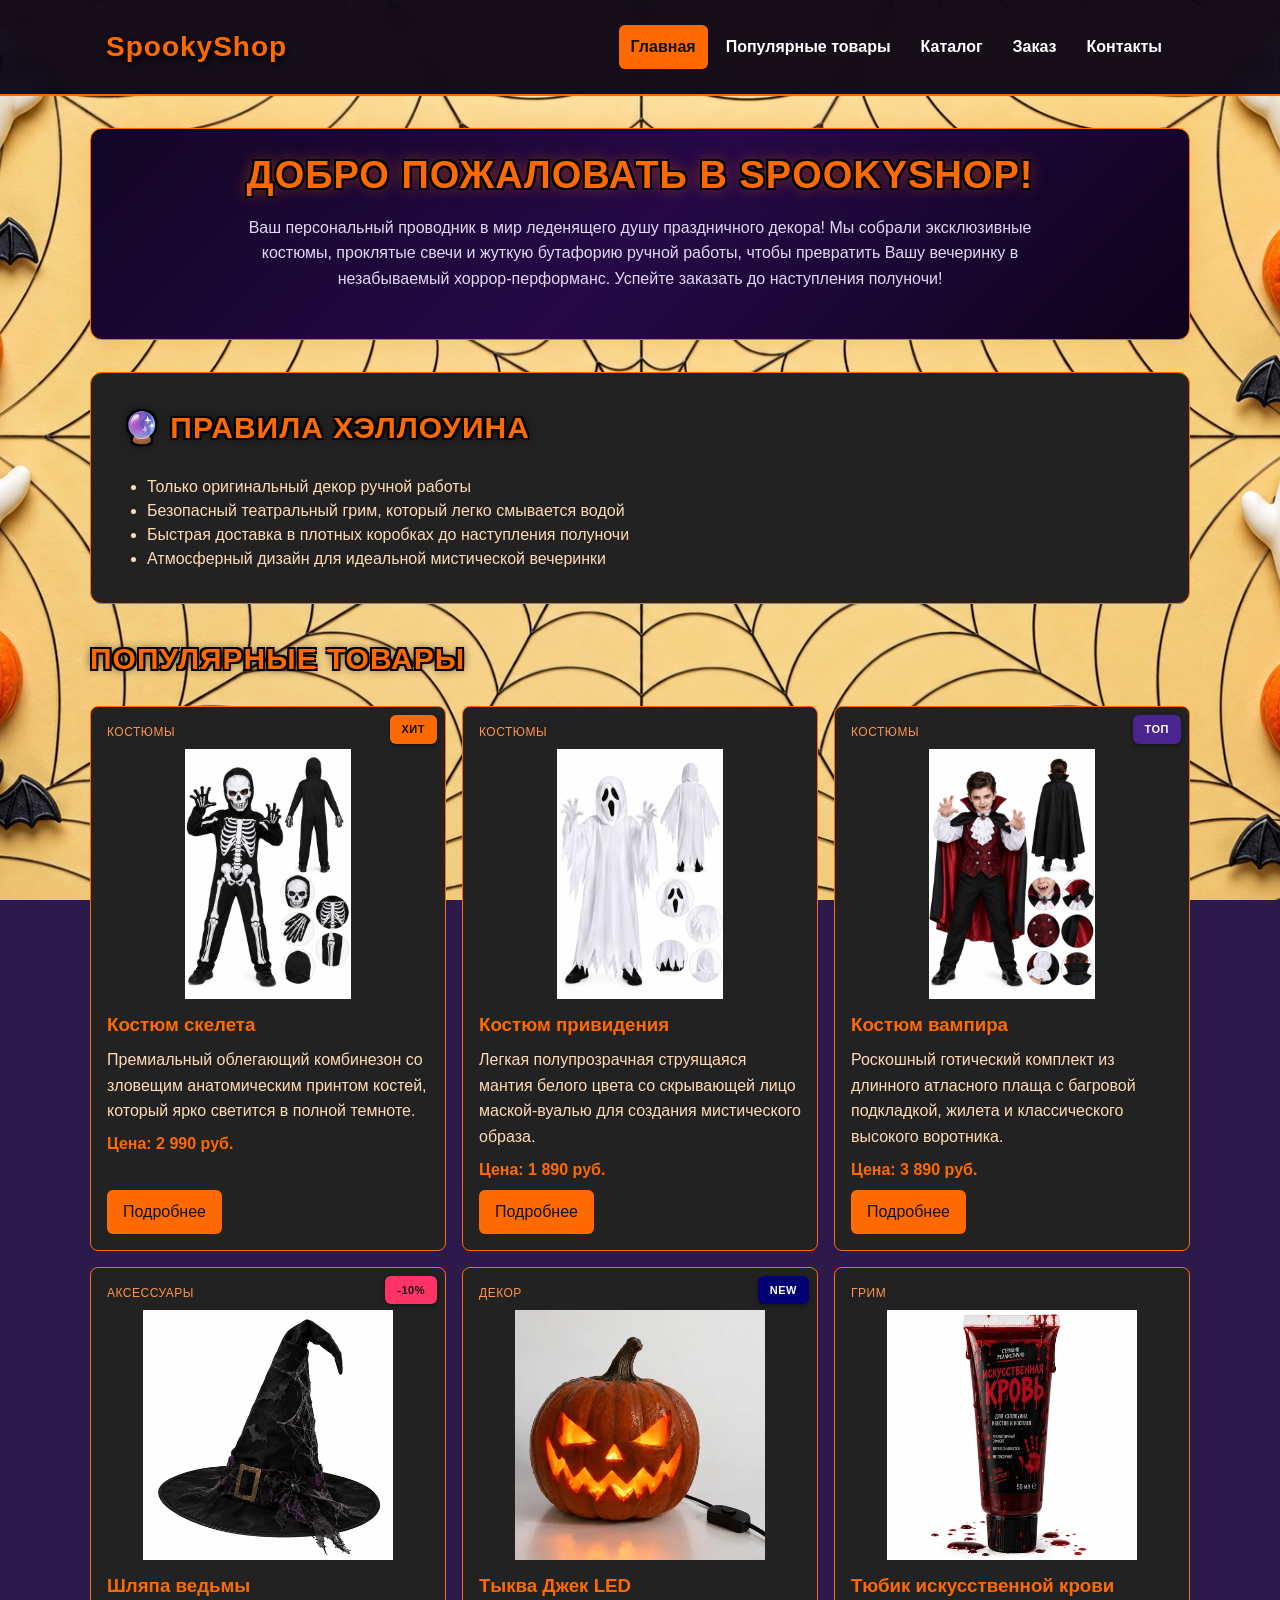
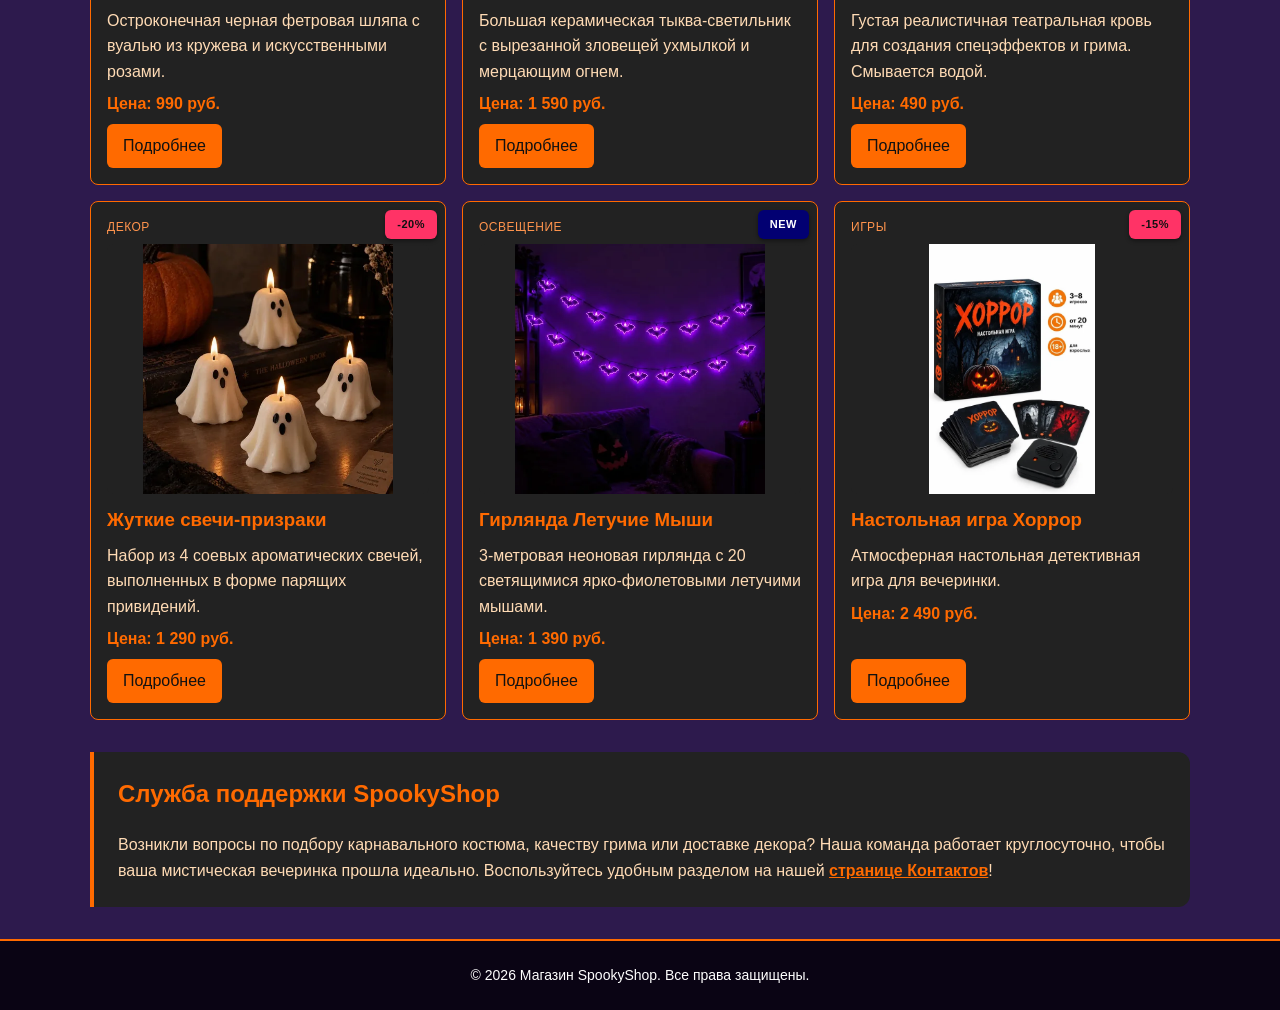
<file: index.html>
<!DOCTYPE html>
<html lang="ru">
<head>
  <meta charset="UTF-8">
  <meta name="viewport" content="width=device-width, initial-scale=1.0">
  <meta name="description" content="Магазин жуткого декора SpookyShop: эксклюзивные костюмы, проклятые свечи и бутафория ручной работы на Хэллоуин.">
  <meta property="og:type" content="website">
  <meta property="og:title" content="SpookyShop — Магазин декора и костюмов на Хэллоуин">
  <meta property="og:description" content="Закажите эксклюзивный хэллоуинский декор ручной работы и карнавальные костюмы с доставкой до полуночи!">
  <meta property="og:image" content="https://natashaaannn.github.io/kr3-responsive-shop/images/skeleton.png">
  <title>SpookyShop</title>
  <link rel="stylesheet" href="css/style.css">
  <link rel="stylesheet" href="css/responsive.css">
  <script src="js/main.js" defer></script>
</head>
<body>

  <a class="skip-link" href="#main">
    Перейти к основному содержимому
  </a>

  <header class="site-header">
    <div class="site-header__inner">
      <a class="site-header__logo" href="index.html">SpookyShop</a>
      <button class="site-nav__toggle" type="button" aria-controls="site-navigation" aria-expanded="false"><span aria-hidden="true">☰</span> <span>Меню</span></button>
      <nav class="site-nav" id="site-navigation" aria-label="Основная навигация">
        <ul class="site-nav__list">
          <li class="site-nav__item"><a class="site-nav__link site-nav__link--active" href="index.html" aria-current="page">Главная</a></li>
          <li class="site-nav__item"><a class="site-nav__link" href="index.html#popular">Популярные товары</a></li>
          <li class="site-nav__item"><a class="site-nav__link" href="catalog.html">Каталог</a></li>
          <li class="site-nav__item"><a class="site-nav__link" href="order.html">Заказ</a></li>
          <li class="site-nav__item"><a class="site-nav__link" href="contacts.html">Контакты</a></li>
        </ul>
      </nav>
    </div>
  </header>

 <main id="main" class="main-content" tabindex="-1">
    <section class="hero">
      <h1 class="hero__title">Добро пожаловать в SpookyShop!</h1>
      <p class="hero__text">
        Ваш персональный проводник в мир леденящего душу праздничного декора!
        Мы собрали эксклюзивные костюмы, проклятые свечи и жуткую бутафорию ручной работы,
        чтобы превратить Вашу вечеринку в незабываемый хоррор-перформанс.
        Успейте заказать до наступления полуночи!
      </p>
    </section>

    <section class="section section--card" id="advantages">
      <h2 class="section__title">🔮 ПРАВИЛА ХЭЛЛОУИНА</h2>
      <ul class="section__list">
        <li>Только оригинальный декор ручной работы</li>
        <li>Безопасный театральный грим, который легко смывается водой</li>
        <li>Быстрая доставка в плотных коробках до наступления полуночи</li>
        <li>Атмосферный дизайн для идеальной мистической вечеринки</li>
      </ul>
    </section>

    <section class="section" id="popular">
      <h2 class="section__title">Популярные товары</h2>
      <div class="products-grid">

        <article class="product-card">
          <span class="product-card__badge product-card__badge--hit">ХИТ</span>
          <span class="product-card__category">Костюмы</span>
          <picture>
            <source type="image/webp" srcset="images/skeleton-480.webp 480w, images/skeleton-960.webp 960w, images/skeleton.webp 1024w" sizes="(max-width: 639px) 100vw, (max-width: 1023px) 50vw, 33vw">
            <img
              class="product-card__image"
              src="images/skeleton.png"
              width="1024" height="1536"
              srcset="images/skeleton-480.png 480w, images/skeleton-960.png 960w, images/skeleton.png 1024w"
              sizes="(max-width: 639px) 100vw, (max-width: 1023px) 50vw, 33vw"
              alt="Костюм скелета"
              loading="lazy">
          </picture>
          <h3 class="product-card__title">Костюм скелета</h3>
          <p class="product-card__description">Премиальный облегающий комбинезон со зловещим анатомическим принтом костей, который ярко светится в полной темноте.</p>
          <p class="product-card__price">Цена: 2 990 руб.</p>
          <a class="button button--primary product-card__button" href="product.html">Подробнее</a>
        </article>

        <article class="product-card">
          <span class="product-card__category">Костюмы</span>
          <picture>
            <source type="image/webp" srcset="images/ghost-480.webp 480w, images/ghost-960.webp 960w, images/ghost.webp 1024w" sizes="(max-width: 639px) 100vw, (max-width: 1023px) 50vw, 33vw">
            <img
              class="product-card__image"
              src="images/ghost.png"
              width="1024" height="1536"
              srcset="images/ghost-480.png 480w, images/ghost-960.png 960w, images/ghost.png 1024w"
              sizes="(max-width: 639px) 100vw, (max-width: 1023px) 50vw, 33vw"
              alt="Костюм привидения"
              loading="lazy">
          </picture>
          <h3 class="product-card__title">Костюм привидения</h3>
          <p class="product-card__description">Легкая полупрозрачная струящаяся мантия белого цвета со скрывающей лицо маской-вуалью для создания мистического образа.</p>
          <p class="product-card__price">Цена: 1 890 руб.</p>
          <a class="button button--primary product-card__button" href="product.html">Подробнее</a>
        </article>

        <article class="product-card">
          <span class="product-card__badge product-card__badge--top">ТОП</span>
          <span class="product-card__category">Костюмы</span>
          <picture>
            <source type="image/webp" srcset="images/vampire-480.webp 480w, images/vampire-960.webp 960w, images/vampire.webp 1024w" sizes="(max-width: 639px) 100vw, (max-width: 1023px) 50vw, 33vw">
            <img
              class="product-card__image"
              src="images/vampire.png"
              width="1024" height="1536"
              srcset="images/vampire-480.png 480w, images/vampire-960.png 960w, images/vampire.png 1024w"
              sizes="(max-width: 639px) 100vw, (max-width: 1023px) 50vw, 33vw"
              alt="Костюм вампира"
              loading="lazy">
          </picture>
          <h3 class="product-card__title">Костюм вампира</h3>
          <p class="product-card__description">Роскошный готический комплект из длинного атласного плаща с багровой подкладкой, жилета и классического высокого воротника.</p>
          <p class="product-card__price">Цена: 3 890 руб.</p>
          <a class="button button--primary product-card__button" href="product.html">Подробнее</a>
        </article>

        <article class="product-card">
          <span class="product-card__badge product-card__badge--discount">-10%</span>
          <span class="product-card__category">Аксессуары</span>
          <picture>
            <source type="image/webp" srcset="images/witch-480.webp 480w, images/witch-960.webp 960w, images/witch.webp 1254w" sizes="(max-width: 639px) 100vw, (max-width: 1023px) 50vw, 33vw">
            <img
              class="product-card__image"
              src="images/witch.png"
              width="1254" height="1254"
              srcset="images/witch-480.png 480w, images/witch-960.png 960w, images/witch.png 1254w"
              sizes="(max-width: 639px) 100vw, (max-width: 1023px) 50vw, 33vw"
              alt="Шляпа ведьмы"
              loading="lazy">
          </picture>
          <h3 class="product-card__title">Шляпа ведьмы</h3>
          <p class="product-card__description">Остроконечная черная фетровая шляпа с вуалью из кружева и искусственными розами.</p>
          <p class="product-card__price">Цена: 990 руб.</p>
          <a class="button button--primary product-card__button" href="product.html">Подробнее</a>
        </article>

        <article class="product-card">
          <span class="product-card__badge product-card__badge--new">NEW</span>
          <span class="product-card__category">Декор</span>
          <picture>
            <source type="image/webp" srcset="images/pumpkin-480.webp 480w, images/pumpkin-960.webp 960w, images/pumpkin.webp 1254w" sizes="(max-width: 639px) 100vw, (max-width: 1023px) 50vw, 33vw">
            <img
              class="product-card__image"
              src="images/pumpkin.png"
              width="1254" height="1254"
              srcset="images/pumpkin-480.png 480w, images/pumpkin-960.png 960w, images/pumpkin.png 1254w"
              sizes="(max-width: 639px) 100vw, (max-width: 1023px) 50vw, 33vw"
              alt="Тыква Джек"
              loading="lazy">
          </picture>
          <h3 class="product-card__title">Тыква Джек LED</h3>
          <p class="product-card__description">Большая керамическая тыква-светильник с вырезанной зловещей ухмылкой и мерцающим огнем.</p>
          <p class="product-card__price">Цена: 1 590 руб.</p>
          <a class="button button--primary product-card__button" href="product.html">Подробнее</a>
        </article>

        <article class="product-card">
          <span class="product-card__category">Грим</span>
          <picture>
            <source type="image/webp" srcset="images/blood-480.webp 480w, images/blood-960.webp 960w, images/blood.webp 1254w" sizes="(max-width: 639px) 100vw, (max-width: 1023px) 50vw, 33vw">
            <img
              class="product-card__image"
              src="images/blood.png"
              width="1254" height="1254"
              srcset="images/blood-480.png 480w, images/blood-960.png 960w, images/blood.png 1254w"
              sizes="(max-width: 639px) 100vw, (max-width: 1023px) 50vw, 33vw"
              alt="Искусственная кровь"
              loading="lazy">
          </picture>
          <h3 class="product-card__title">Тюбик искусственной крови</h3>
          <p class="product-card__description">Густая реалистичная театральная кровь для создания спецэффектов и грима. Смывается водой.</p>
          <p class="product-card__price">Цена: 490 руб.</p>
          <a class="button button--primary product-card__button" href="product.html">Подробнее</a>
        </article>

        <article class="product-card">
          <span class="product-card__badge product-card__badge--discount">-20%</span>
          <span class="product-card__category">Декор</span>
          <picture>
            <source type="image/webp" srcset="images/candle-480.webp 480w, images/candle-960.webp 960w, images/candle.webp 1254w" sizes="(max-width: 639px) 100vw, (max-width: 1023px) 50vw, 33vw">
            <img
              class="product-card__image"
              src="images/candle.png"
              width="1254" height="1254"
              srcset="images/candle-480.png 480w, images/candle-960.png 960w, images/candle.png 1254w"
              sizes="(max-width: 639px) 100vw, (max-width: 1023px) 50vw, 33vw"
              alt="Свечи-призраки"
              loading="lazy">
          </picture>
          <h3 class="product-card__title">Жуткие свечи-призраки</h3>
          <p class="product-card__description">Набор из 4 соевых ароматических свечей, выполненных в форме парящих привидений.</p>
          <p class="product-card__price">Цена: 1 290 руб.</p>
          <a class="button button--primary product-card__button" href="product.html">Подробнее</a>
        </article>

        <article class="product-card">
          <span class="product-card__badge product-card__badge--new">NEW</span>
          <span class="product-card__category">Освещение</span>
          <picture>
            <source type="image/webp" srcset="images/garland-480.webp 480w, images/garland-960.webp 960w, images/garland.webp 1254w" sizes="(max-width: 639px) 100vw, (max-width: 1023px) 50vw, 33vw">
            <img
              class="product-card__image"
              src="images/garland.png"
              width="1254" height="1254"
              srcset="images/garland-480.png 480w, images/garland-960.png 960w, images/garland.png 1254w"
              sizes="(max-width: 639px) 100vw, (max-width: 1023px) 50vw, 33vw"
              alt="Гирлянда Летучие Мыши"
              loading="lazy">
          </picture>
          <h3 class="product-card__title">Гирлянда Летучие Мыши</h3>
          <p class="product-card__description">3-метровая неоновая гирлянда с 20 светящимися ярко-фиолетовыми летучими мышами.</p>
          <p class="product-card__price">Цена: 1 390 руб.</p>
          <a class="button button--primary product-card__button" href="product.html">Подробнее</a>
        </article>

        <article class="product-card">
          <span class="product-card__badge product-card__badge--discount">-15%</span>
          <span class="product-card__category">Игры</span>
          <picture>
            <source type="image/webp" srcset="images/game-480.webp 480w, images/game-960.webp 960w, images/game.webp 1024w" sizes="(max-width: 639px) 100vw, (max-width: 1023px) 50vw, 33vw">
            <img
              class="product-card__image"
              src="images/game.png"
              width="1024" height="1536"
              srcset="images/game-480.png 480w, images/game-960.png 960w, images/game.png 1024w"
              sizes="(max-width: 639px) 100vw, (max-width: 1023px) 50vw, 33vw"
              alt="Настольная игра Хоррор"
              loading="lazy">
          </picture>
          <h3 class="product-card__title">Настольная игра Хоррор</h3>
          <p class="product-card__description">Атмосферная настольная детективная игра для вечеринки.</p>
          <p class="product-card__price">Цена: 2 490 руб.</p>
          <a class="button button--primary product-card__button" href="product.html">Подробнее</a>
        </article>
      </div>

      <aside class="aside-info">
        <h2 class="aside-info__title">Служба поддержки SpookyShop</h2>
        <p class="aside-info__text">
          Возникли вопросы по подбору карнавального костюма, качеству грима или доставке декора? Наша команда работает круглосуточно, чтобы ваша мистическая вечеринка прошла идеально. Воспользуйтесь удобным разделом на нашей <a href="contacts.html" class="aside-info__link">странице Контактов</a>!
        </p>
      </aside>
    </section>
  </main>

  <footer class="site-footer">
    <div class="site-footer__inner">
      <p class="site-footer__copy">&copy; 2026 Магазин SpookyShop. Все права защищены.</p>
    </div>
  </footer>

</body>
</html>
</file>
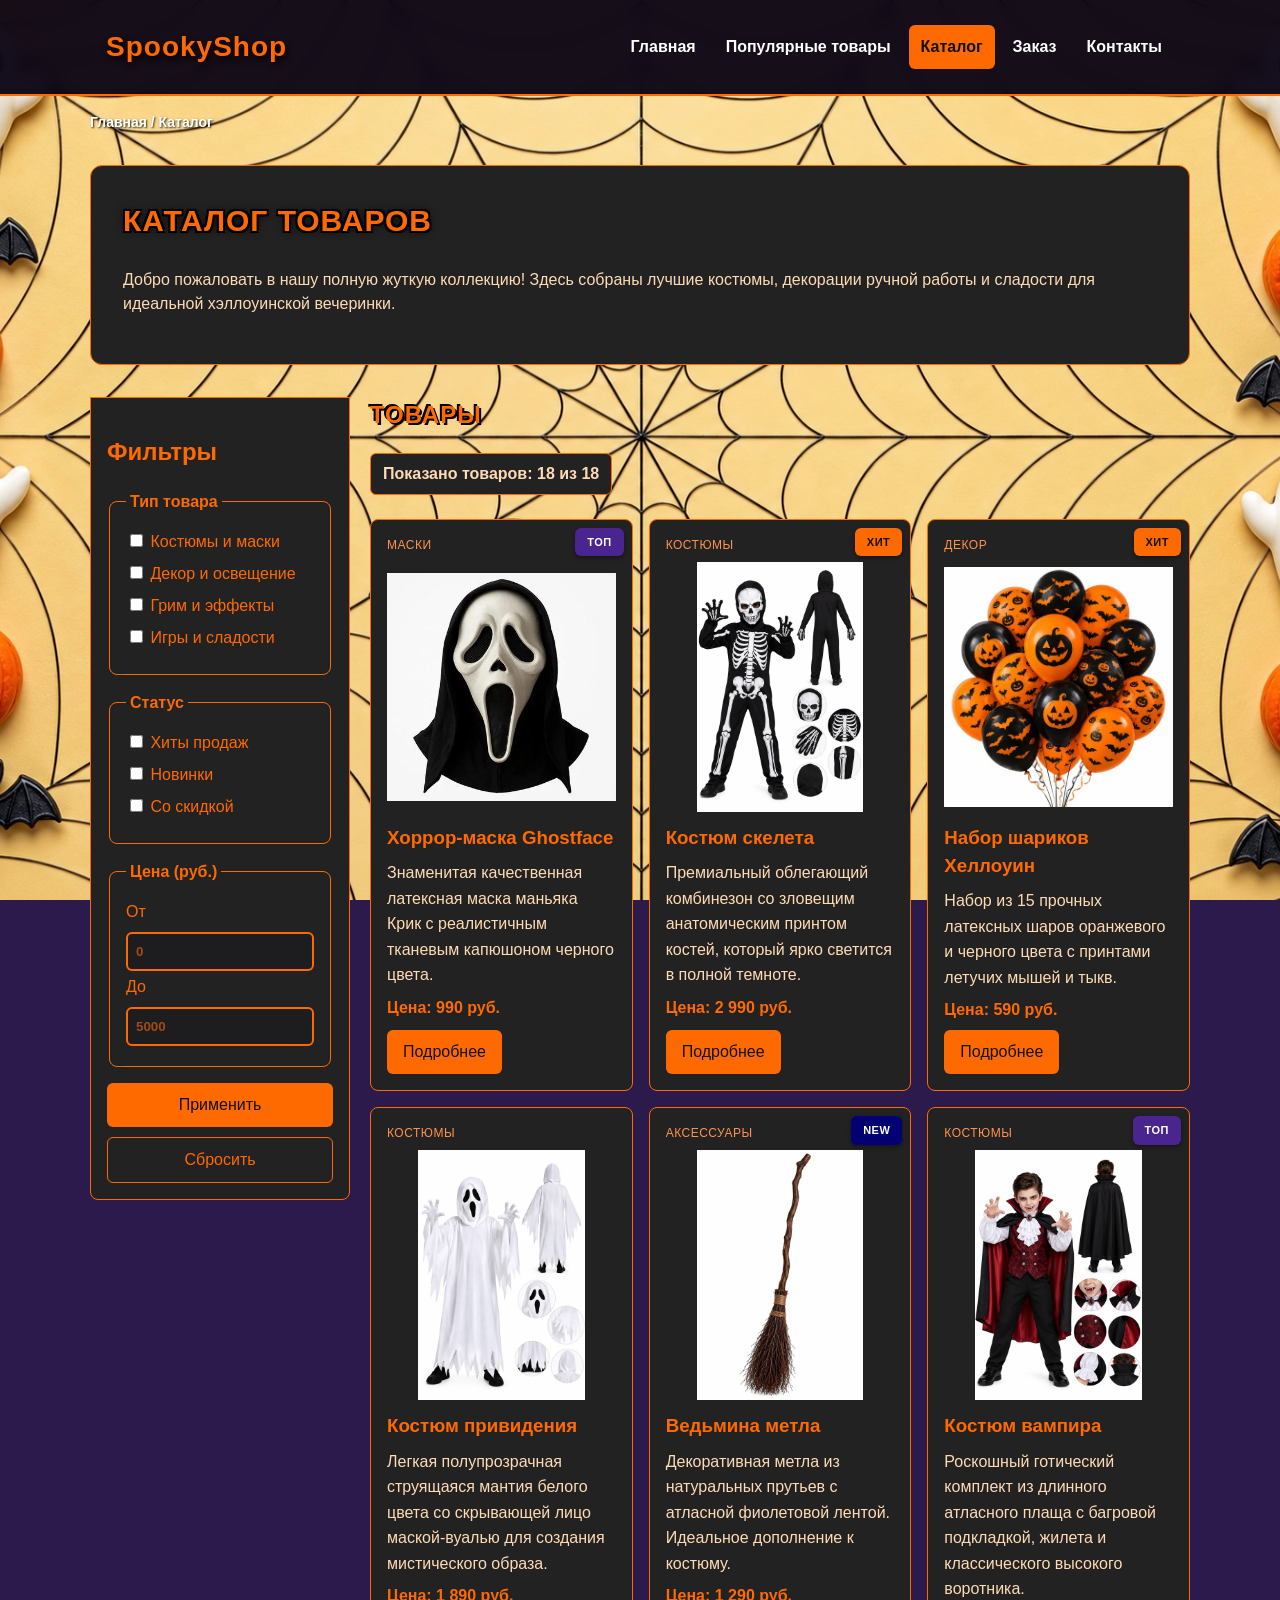
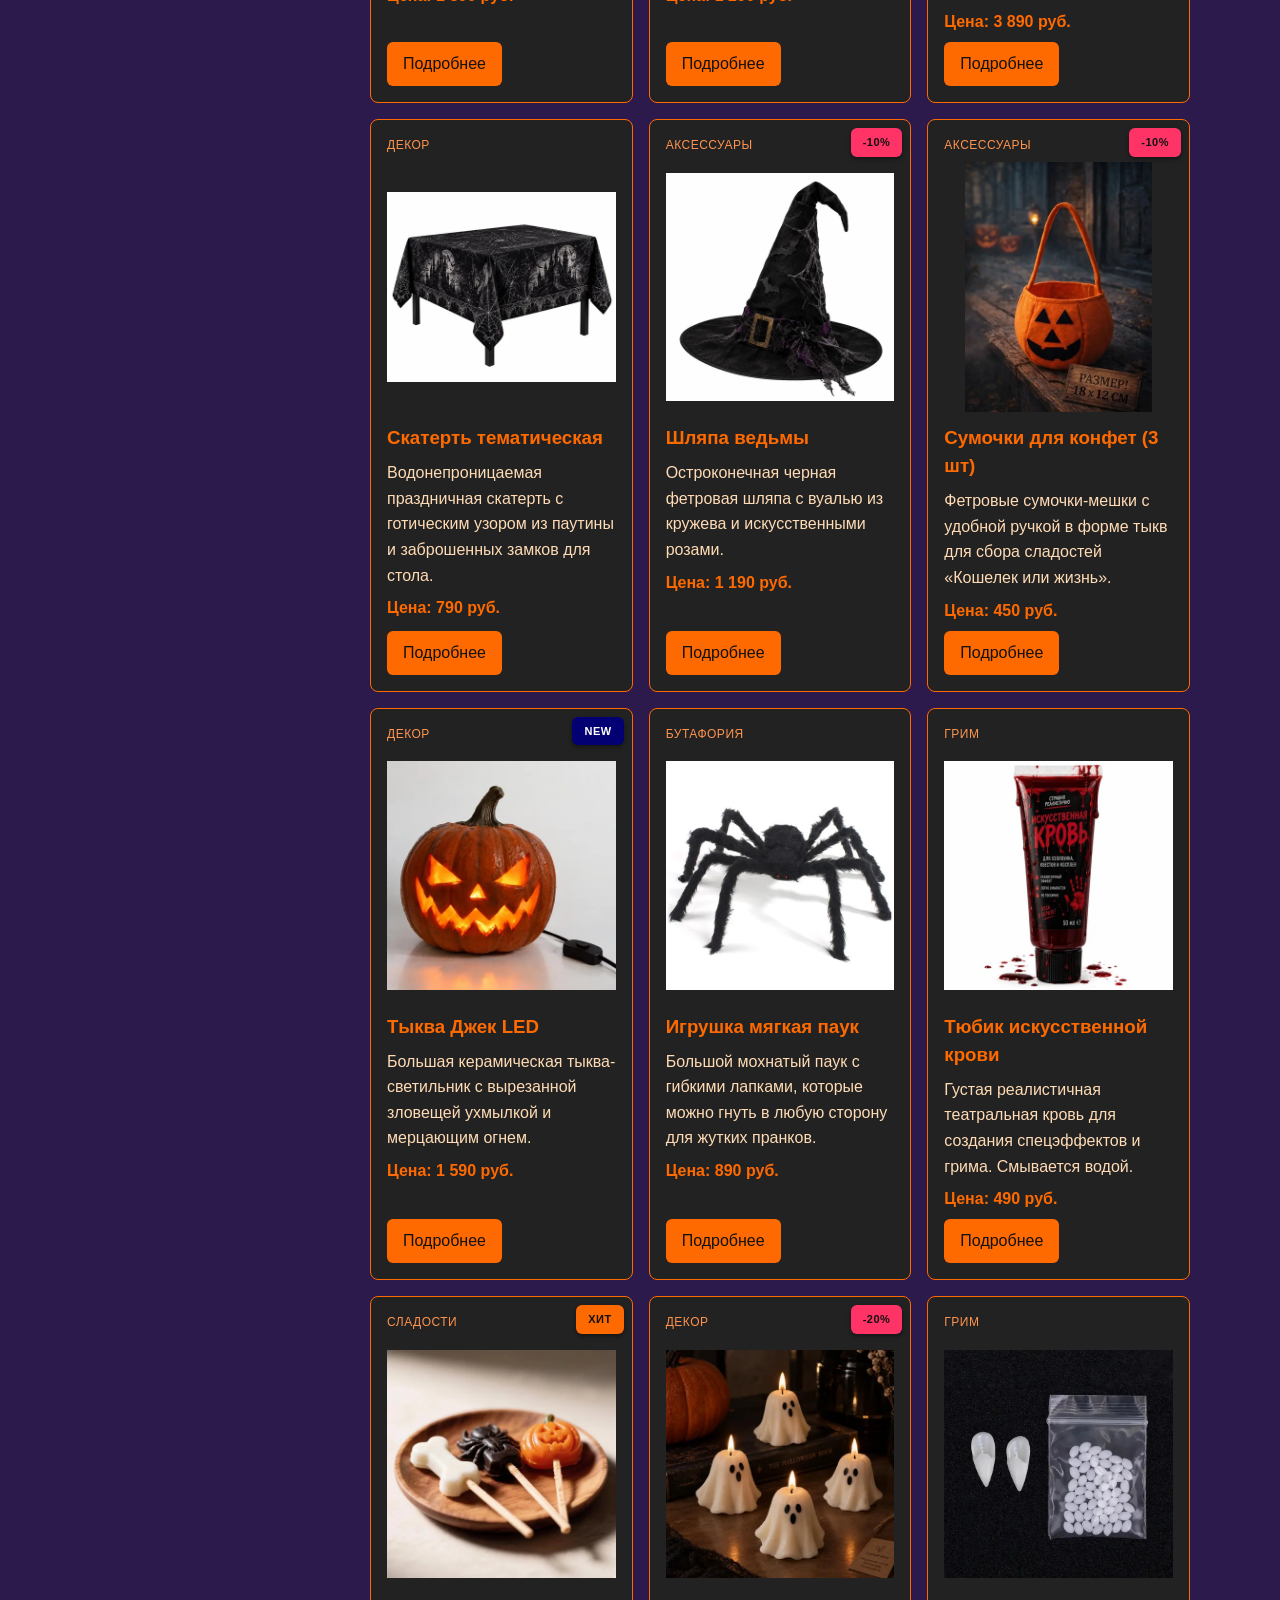
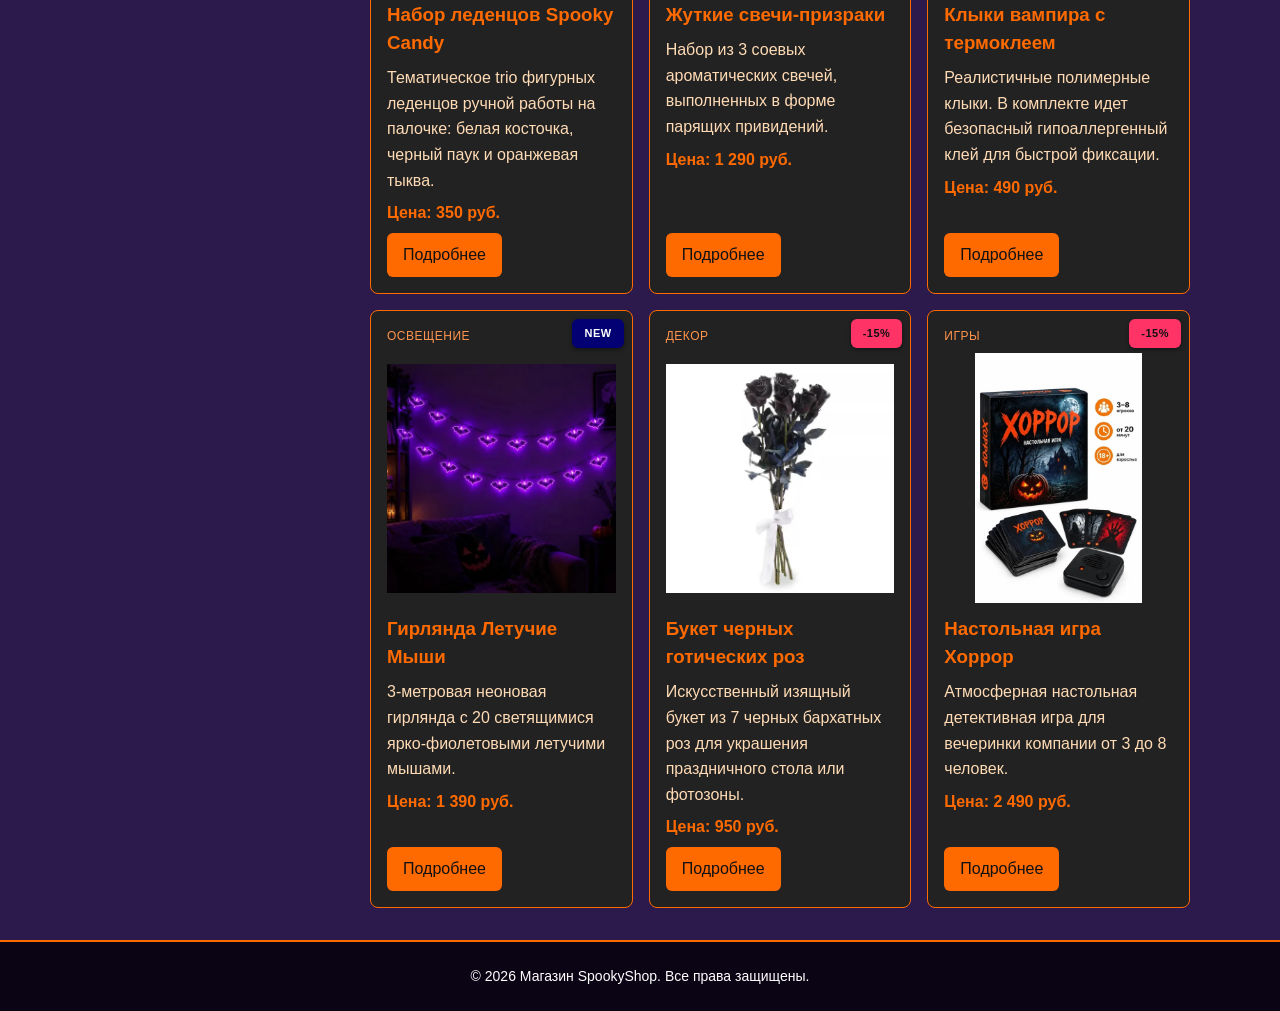
<file: catalog.html>
<!DOCTYPE html>
<html lang="ru">
<head>
  <meta charset="UTF-8">
  <meta name="viewport" content="width=device-width, initial-scale=1.0">
  <meta name="description" content="Каталог праздничного декора и костюмов на Хэллоуин в SpookyShop.">
  <meta property="og:type" content="website">
  <meta property="og:title" content="Каталог — SpookyShop">
  <meta property="og:description" content="Найдите идеальные товары для незабываемой мистической ночи.">
  <meta property="og:image" content="https://natashaaannn.github.io/kr3-responsive-shop/images/skeleton.png">
  <title>Каталог — SpookyShop</title>
  <link rel="stylesheet" href="css/style.css">
  <link rel="stylesheet" href="css/responsive.css">
  <script src="js/main.js" defer></script>
</head>
<body>

  <a class="skip-link" href="#main">
    Перейти к основному содержимому
  </a>

  <header class="site-header">
    <div class="site-header__inner">
      <a class="site-header__logo" href="index.html">SpookyShop</a>
      <button class="site-nav__toggle" type="button" aria-controls="site-navigation" aria-expanded="false"><span aria-hidden="true">☰</span> <span>Меню</span></button>
      <nav class="site-nav" id="site-navigation" aria-label="Основная навигация">
        <ul class="site-nav__list">
          <li class="site-nav__item"><a class="site-nav__link" href="index.html">Главная</a></li>
          <li class="site-nav__item"><a class="site-nav__link" href="index.html#popular">Популярные товары</a></li>
          <li class="site-nav__item"><a class="site-nav__link site-nav__link--active" href="catalog.html" aria-current="page">Каталог</a></li>
          <li class="site-nav__item"><a class="site-nav__link" href="order.html">Заказ</a></li>
          <li class="site-nav__item"><a class="site-nav__link" href="contacts.html">Контакты</a></li>
        </ul>
      </nav>
    </div>
  </header>

  <main id="main" class="main-content" tabindex="-1">
    <nav class="breadcrumbs" aria-label="Хлебные крошки">
      <a class="breadcrumbs__link" href="index.html">Главная</a>
      <span class="breadcrumbs__current">Каталог</span>
    </nav>

    <section class="section section--card">
      <h1 class="section__title">Каталог товаров</h1>
      <p class="section__text section__text--inline">
        Добро пожаловать в нашу полную жуткую коллекцию! Здесь собраны лучшие костюмы, декорации ручной работы и сладости для идеальной хэллоуинской вечеринки.
      </p>
    </section>

    <div class="catalog-layout">
      <details class="catalog-filter-disclosure" open>
        <summary class="catalog-filter-summary">Фильтры и параметры поиска</summary>
        <aside class="catalog-filters">
        <h2 class="catalog-filters__title">Фильтры</h2>
        <form class="filters-form" id="catalog-filter-form" action="#" method="get">

          <fieldset class="filters-form__fieldset">
            <legend class="filters-form__legend">Тип товара</legend>
            <label class="filters-form__label"><input type="checkbox" name="type" value="costumes"> Костюмы и маски</label>
            <label class="filters-form__label"><input type="checkbox" name="type" value="decor"> Декор и освещение</label>
            <label class="filters-form__label"><input type="checkbox" name="type" value="makeup"> Грим и эффекты</label>
            <label class="filters-form__label"><input type="checkbox" name="type" value="sweets"> Игры и сладости</label>
          </fieldset>

          <fieldset class="filters-form__fieldset">
            <legend class="filters-form__legend">Статус</legend>
            <label class="filters-form__label"><input type="checkbox" name="status" value="hit"> Хиты продаж</label>
            <label class="filters-form__label"><input type="checkbox" name="status" value="new"> Новинки</label>
            <label class="filters-form__label"><input type="checkbox" name="status" value="discount"> Со скидкой</label>
          </fieldset>

          <fieldset class="filters-form__fieldset">
            <legend class="filters-form__legend">Цена (руб.)</legend>
            <label class="filters-form__label" for="price-from">От</label>
            <input class="filters-form__input" id="price-from" name="price-from" type="number" min="0" step="1" placeholder="0">
            <label class="filters-form__label filters-form__label--spaced" for="price-to">До</label>
            <input class="filters-form__input" id="price-to" name="price-to" type="number" min="0" step="1" placeholder="5000">
          </fieldset>
          <div class="filters-form__actions">
            <button class="button button--primary" type="submit">Применить</button>
            <button class="button button--secondary" type="reset">Сбросить</button>
          </div>
        </form>
      </aside>
      </details>

      <section class="catalog-products">
        <h2 class="catalog-products__title">Товары</h2>
        <p class="catalog-products__count" id="catalog-results-count" role="status" aria-live="polite">Показано товаров: 18</p>
        <p class="catalog-products__empty" id="catalog-empty" hidden>По выбранным параметрам товаров нет. Сбросьте фильтры или измените условия.</p>
        <div class="products-grid">

          <article class="product-card" data-category="costumes">
            <span class="product-card__badge product-card__badge--top">ТОП</span>
            <span class="product-card__category">Маски</span>
            <picture>
              <source type="image/webp" srcset="images/scream-240.webp 240w, images/scream.webp 400w" sizes="(max-width: 639px) 100vw, (max-width: 1023px) 50vw, 33vw">
              <img
                class="product-card__image"
                src="images/scream.png"
                width="400" height="400"
                srcset="images/scream-240.png 240w, images/scream.png 400w"
                sizes="(max-width: 639px) 100vw, (max-width: 1023px) 50vw, 33vw"
                alt="Маска Крика"
                loading="lazy">
            </picture>
            <h3 class="product-card__title">Хоррор-маска Ghostface</h3>
            <p class="product-card__description">Знаменитая качественная латексная маска маньяка Крик с реалистичным тканевым капюшоном черного цвета.</p>
            <p class="product-card__price">Цена: 990 руб.</p>
            <a class="button button--primary product-card__button" href="product.html">Подробнее</a>
          </article>

          <article class="product-card" data-category="costumes">
            <span class="product-card__badge product-card__badge--hit">ХИТ</span>
            <span class="product-card__category">Костюмы</span>
            <picture>
              <source type="image/webp" srcset="images/skeleton-480.webp 480w, images/skeleton-960.webp 960w, images/skeleton.webp 1024w" sizes="(max-width: 639px) 100vw, (max-width: 1023px) 50vw, 33vw">
              <img
                class="product-card__image"
                src="images/skeleton.png"
                width="1024" height="1536"
                srcset="images/skeleton-480.png 480w, images/skeleton-960.png 960w, images/skeleton.png 1024w"
                sizes="(max-width: 639px) 100vw, (max-width: 1023px) 50vw, 33vw"
                alt="Костюм скелета"
                loading="lazy">
            </picture>
            <h3 class="product-card__title">Костюм скелета</h3>
            <p class="product-card__description">Премиальный облегающий комбинезон со зловещим анатомическим принтом костей, который ярко светится в полной темноте.</p>
            <p class="product-card__price">Цена: 2 990 руб.</p>
            <a class="button button--primary product-card__button" href="product.html">Подробнее</a>
          </article>

          <article class="product-card" data-category="decor">
            <span class="product-card__badge product-card__badge--hit">ХИТ</span>
            <span class="product-card__category">Декор</span>
            <picture>
              <source type="image/webp" srcset="images/balloon-480.webp 480w, images/balloon-960.webp 960w, images/balloon.webp 1224w" sizes="(max-width: 639px) 100vw, (max-width: 1023px) 50vw, 33vw">
              <img
                class="product-card__image"
                src="images/balloon.png"
                width="1224" height="1285"
                srcset="images/balloon-480.png 480w, images/balloon-960.png 960w, images/balloon.png 1224w"
                sizes="(max-width: 639px) 100vw, (max-width: 1023px) 50vw, 33vw"
                alt="Набор шариков Хеллоуин"
                loading="lazy">
            </picture>
            <h3 class="product-card__title">Набор шариков Хеллоуин</h3>
            <p class="product-card__description">Набор из 15 прочных латексных шаров оранжевого и черного цвета с принтами летучих мышей и тыкв.</p>
            <p class="product-card__price">Цена: 590 руб.</p>
            <a class="button button--primary product-card__button" href="product.html">Подробнее</a>
          </article>

          <article class="product-card" data-category="costumes">
            <span class="product-card__category">Костюмы</span>
            <picture>
              <source type="image/webp" srcset="images/ghost-480.webp 480w, images/ghost-960.webp 960w, images/ghost.webp 1024w" sizes="(max-width: 639px) 100vw, (max-width: 1023px) 50vw, 33vw">
              <img
                class="product-card__image"
                src="images/ghost.png"
                width="1024" height="1536"
                srcset="images/ghost-480.png 480w, images/ghost-960.png 960w, images/ghost.png 1024w"
                sizes="(max-width: 639px) 100vw, (max-width: 1023px) 50vw, 33vw"
                alt="Костюм привидения"
                loading="lazy">
            </picture>
            <h3 class="product-card__title">Костюм привидения</h3>
            <p class="product-card__description">Легкая полупрозрачная струящаяся мантия белого цвета со скрывающей лицо маской-вуалью для создания мистического образа.</p>
            <p class="product-card__price">Цена: 1 890 руб.</p>
            <a class="button button--primary product-card__button" href="product.html">Подробнее</a>
          </article>

          <article class="product-card" data-category="decor">
            <span class="product-card__badge product-card__badge--new">NEW</span>
            <span class="product-card__category">Аксессуары</span>
            <picture>
              <source type="image/webp" srcset="images/broom-480.webp 480w, images/broom-960.webp 960w, images/broom.webp 1024w" sizes="(max-width: 639px) 100vw, (max-width: 1023px) 50vw, 33vw">
              <img
                class="product-card__image"
                src="images/broom.png"
                width="1024" height="1536"
                srcset="images/broom-480.png 480w, images/broom-960.png 960w, images/broom.png 1024w"
                sizes="(max-width: 639px) 100vw, (max-width: 1023px) 50vw, 33vw"
                alt="Ведьмина метла"
                loading="lazy">
            </picture>
            <h3 class="product-card__title">Ведьмина метла</h3>
            <p class="product-card__description">Декоративная метла из натуральных прутьев с атласной фиолетовой лентой. Идеальное дополнение к костюму.</p>
            <p class="product-card__price">Цена: 1 290 руб.</p>
            <a class="button button--primary product-card__button" href="product.html">Подробнее</a>
          </article>

          <article class="product-card" data-category="costumes">
            <span class="product-card__badge product-card__badge--top">ТОП</span>
            <span class="product-card__category">Костюмы</span>
            <picture>
              <source type="image/webp" srcset="images/vampire-480.webp 480w, images/vampire-960.webp 960w, images/vampire.webp 1024w" sizes="(max-width: 639px) 100vw, (max-width: 1023px) 50vw, 33vw">
              <img
                class="product-card__image"
                src="images/vampire.png"
                width="1024" height="1536"
                srcset="images/vampire-480.png 480w, images/vampire-960.png 960w, images/vampire.png 1024w"
                sizes="(max-width: 639px) 100vw, (max-width: 1023px) 50vw, 33vw"
                alt="Костюм вампира"
                loading="lazy">
            </picture>
            <h3 class="product-card__title">Костюм вампира</h3>
            <p class="product-card__description">Роскошный готический комплект из длинного атласного плаща с багровой подкладкой, жилета и классического высокого воротника.</p>
            <p class="product-card__price">Цена: 3 890 руб.</p>
            <a class="button button--primary product-card__button" href="product.html">Подробнее</a>
          </article>

          <article class="product-card" data-category="decor">
            <span class="product-card__category">Декор</span>
            <picture>
              <source type="image/webp" srcset="images/tablecloth-480.webp 480w, images/tablecloth-960.webp 960w, images/tablecloth.webp 1374w" sizes="(max-width: 639px) 100vw, (max-width: 1023px) 50vw, 33vw">
              <img
                class="product-card__image"
                src="images/tablecloth.png"
                width="1374" height="1145"
                srcset="images/tablecloth-480.png 480w, images/tablecloth-960.png 960w, images/tablecloth.png 1374w"
                sizes="(max-width: 639px) 100vw, (max-width: 1023px) 50vw, 33vw"
                alt="Скатерть тематическая"
                loading="lazy">
            </picture>
            <h3 class="product-card__title">Скатерть тематическая</h3>
            <p class="product-card__description">Водонепроницаемая праздничная скатерть с готическим узором из паутины и заброшенных замков для стола.</p>
            <p class="product-card__price">Цена: 790 руб.</p>
            <a class="button button--primary product-card__button" href="product.html">Подробнее</a>
          </article>

          <article class="product-card" data-category="costumes">
            <span class="product-card__badge product-card__badge--discount">-10%</span>
            <span class="product-card__category">Аксессуары</span>
            <picture>
              <source type="image/webp" srcset="images/witch-480.webp 480w, images/witch-960.webp 960w, images/witch.webp 1254w" sizes="(max-width: 639px) 100vw, (max-width: 1023px) 50vw, 33vw">
              <img
                class="product-card__image"
                src="images/witch.png"
                width="1254" height="1254"
                srcset="images/witch-480.png 480w, images/witch-960.png 960w, images/witch.png 1254w"
                sizes="(max-width: 639px) 100vw, (max-width: 1023px) 50vw, 33vw"
                alt="Шляпа ведьмы"
                loading="lazy">
            </picture>
            <h3 class="product-card__title">Шляпа ведьмы</h3>
            <p class="product-card__description">Остроконечная черная фетровая шляпа с вуалью из кружева и искусственными розами.</p>
            <p class="product-card__price">Цена: 1 190 руб.</p>
            <a class="button button--primary product-card__button" href="product.html">Подробнее</a>
          </article>

          <article class="product-card" data-category="sweets">
            <span class="product-card__badge product-card__badge--discount">-10%</span>
            <span class="product-card__category">Аксессуары</span>
            <picture>
              <source type="image/webp" srcset="images/bag-480.webp 480w, images/bag-960.webp 960w, images/bag.webp 1440w" sizes="(max-width: 639px) 100vw, (max-width: 1023px) 50vw, 33vw">
              <img
                class="product-card__image"
                src="images/bag.png"
                width="1440" height="1920"
                srcset="images/bag-480.png 480w, images/bag-960.png 960w, images/bag.png 1440w"
                sizes="(max-width: 639px) 100vw, (max-width: 1023px) 50vw, 33vw"
                alt="Сумочки для конфет"
                loading="lazy">
            </picture>
            <h3 class="product-card__title">Сумочки для конфет (3 шт)</h3>
            <p class="product-card__description">Фетровые сумочки-мешки с удобной ручкой в форме тыкв для сбора сладостей «Кошелек или жизнь».</p>
            <p class="product-card__price">Цена: 450 руб.</p>
            <a class="button button--primary product-card__button" href="product.html">Подробнее</a>
          </article>

          <article class="product-card" data-category="decor">
            <span class="product-card__badge product-card__badge--new">NEW</span>
            <span class="product-card__category">Декор</span>
            <picture>
              <source type="image/webp" srcset="images/pumpkin-480.webp 480w, images/pumpkin-960.webp 960w, images/pumpkin.webp 1254w" sizes="(max-width: 639px) 100vw, (max-width: 1023px) 50vw, 33vw">
              <img
                class="product-card__image"
                src="images/pumpkin.png"
                width="1254" height="1254"
                srcset="images/pumpkin-480.png 480w, images/pumpkin-960.png 960w, images/pumpkin.png 1254w"
                sizes="(max-width: 639px) 100vw, (max-width: 1023px) 50vw, 33vw"
                alt="Тыква Джек"
                loading="lazy">
            </picture>
            <h3 class="product-card__title">Тыква Джек LED</h3>
            <p class="product-card__description">Большая керамическая тыква-светильник с вырезанной зловещей ухмылкой и мерцающим огнем.</p>
            <p class="product-card__price">Цена: 1 590 руб.</p>
            <a class="button button--primary product-card__button" href="product.html">Подробнее</a>
          </article>

          <article class="product-card" data-category="decor">
            <span class="product-card__category">Бутафория</span>
            <picture>
              <source type="image/webp" srcset="images/spider-320.webp 320w, images/spider-640.webp 640w, images/spider.webp 800w" sizes="(max-width: 639px) 100vw, (max-width: 1023px) 50vw, 33vw">
              <img
                class="product-card__image"
                src="images/spider.png"
                width="800" height="800"
                srcset="images/spider-320.png 320w, images/spider-640.png 640w, images/spider.png 800w"
                sizes="(max-width: 639px) 100vw, (max-width: 1023px) 50vw, 33vw"
                alt="Игрушка мягкая паук"
                loading="lazy">
            </picture>
            <h3 class="product-card__title">Игрушка мягкая паук</h3>
            <p class="product-card__description">Большой мохнатый паук с гибкими лапками, которые можно гнуть в любую сторону для жутких пранков.</p>
            <p class="product-card__price">Цена: 890 руб.</p>
            <a class="button button--primary product-card__button" href="product.html">Подробнее</a>
          </article>

          <article class="product-card" data-category="makeup">
            <span class="product-card__category">Грим</span>
            <picture>
              <source type="image/webp" srcset="images/blood-480.webp 480w, images/blood-960.webp 960w, images/blood.webp 1254w" sizes="(max-width: 639px) 100vw, (max-width: 1023px) 50vw, 33vw">
              <img
                class="product-card__image"
                src="images/blood.png"
                width="1254" height="1254"
                srcset="images/blood-480.png 480w, images/blood-960.png 960w, images/blood.png 1254w"
                sizes="(max-width: 639px) 100vw, (max-width: 1023px) 50vw, 33vw"
                alt="Искусственная кровь"
                loading="lazy">
            </picture>
            <h3 class="product-card__title">Тюбик искусственной крови</h3>
            <p class="product-card__description">Густая реалистичная театральная кровь для создания спецэффектов и грима. Смывается водой.</p>
            <p class="product-card__price">Цена: 490 руб.</p>
            <a class="button button--primary product-card__button" href="product.html">Подробнее</a>
          </article>

          <article class="product-card" data-category="sweets">
            <span class="product-card__badge product-card__badge--hit">ХИТ</span>
            <span class="product-card__category">Сладости</span>
            <picture>
              <source type="image/webp" srcset="images/candy-480.webp 480w, images/candy-960.webp 960w, images/candy.webp 1024w" sizes="(max-width: 639px) 100vw, (max-width: 1023px) 50vw, 33vw">
              <img
                class="product-card__image"
                src="images/candy.png"
                width="1024" height="1024"
                srcset="images/candy-480.png 480w, images/candy-960.png 960w, images/candy.png 1024w"
                sizes="(max-width: 639px) 100vw, (max-width: 1023px) 50vw, 33vw"
                alt="Набор леденцов"
                loading="lazy">
            </picture>
            <h3 class="product-card__title">Набор леденцов Spooky Candy</h3>
            <p class="product-card__description">Тематическое trio фигурных леденцов ручной работы на палочке: белая косточка, черный паук и оранжевая тыква.</p>
            <p class="product-card__price">Цена: 350 руб.</p>
            <a class="button button--primary product-card__button" href="product.html">Подробнее</a>
          </article>

          <article class="product-card" data-category="decor">
            <span class="product-card__badge product-card__badge--discount">-20%</span>
            <span class="product-card__category">Декор</span>
            <picture>
              <source type="image/webp" srcset="images/candle-480.webp 480w, images/candle-960.webp 960w, images/candle.webp 1254w" sizes="(max-width: 639px) 100vw, (max-width: 1023px) 50vw, 33vw">
              <img
                class="product-card__image"
                src="images/candle.png"
                width="1254" height="1254"
                srcset="images/candle-480.png 480w, images/candle-960.png 960w, images/candle.png 1254w"
                sizes="(max-width: 639px) 100vw, (max-width: 1023px) 50vw, 33vw"
                alt="Свечи-призраки"
                loading="lazy">
            </picture>
            <h3 class="product-card__title">Жуткие свечи-призраки</h3>
            <p class="product-card__description">Набор из 3 соевых ароматических свечей, выполненных в форме парящих привидений.</p>
            <p class="product-card__price">Цена: 1 290 руб.</p>
            <a class="button button--primary product-card__button" href="product.html">Подробнее</a>
          </article>

          <article class="product-card" data-category="makeup">
            <span class="product-card__category">Грим</span>
            <picture>
              <source type="image/webp" srcset="images/fangs-320.webp 320w, images/fangs.webp 640w" sizes="(max-width: 639px) 100vw, (max-width: 1023px) 50vw, 33vw">
              <img
                class="product-card__image"
                src="images/fangs.png"
                width="640" height="640"
                srcset="images/fangs-320.png 320w, images/fangs.png 640w"
                sizes="(max-width: 639px) 100vw, (max-width: 1023px) 50vw, 33vw"
                alt="Клыки вампира"
                loading="lazy">
            </picture>
            <h3 class="product-card__title">Клыки вампира с термоклеем</h3>
            <p class="product-card__description">Реалистичные полимерные клыки. В комплекте идет безопасный гипоаллергенный клей для быстрой фиксации.</p>
            <p class="product-card__price">Цена: 490 руб.</p>
            <a class="button button--primary product-card__button" href="product.html">Подробнее</a>
          </article>

          <article class="product-card" data-category="decor">
            <span class="product-card__badge product-card__badge--new">NEW</span>
            <span class="product-card__category">Освещение</span>
            <picture>
              <source type="image/webp" srcset="images/garland-480.webp 480w, images/garland-960.webp 960w, images/garland.webp 1254w" sizes="(max-width: 639px) 100vw, (max-width: 1023px) 50vw, 33vw">
              <img
                class="product-card__image"
                src="images/garland.png"
                width="1254" height="1254"
                srcset="images/garland-480.png 480w, images/garland-960.png 960w, images/garland.png 1254w"
                sizes="(max-width: 639px) 100vw, (max-width: 1023px) 50vw, 33vw"
                alt="Гирлянда Летучие Мыши"
                loading="lazy">
            </picture>
            <h3 class="product-card__title">Гирлянда Летучие Мыши</h3>
            <p class="product-card__description">3-метровая неоновая гирлянда с 20 светящимися ярко-фиолетовыми летучими мышами.</p>
            <p class="product-card__price">Цена: 1 390 руб.</p>
            <a class="button button--primary product-card__button" href="product.html">Подробнее</a>
          </article>

          <article class="product-card" data-category="decor">
            <span class="product-card__badge product-card__badge--discount">-15%</span>
            <span class="product-card__category">Декор</span>
            <picture>
              <source type="image/webp" srcset="images/roses-480.webp 480w, images/roses-960.webp 960w, images/roses.webp 1000w" sizes="(max-width: 639px) 100vw, (max-width: 1023px) 50vw, 33vw">
              <img
                class="product-card__image"
                src="images/roses.png"
                width="1000" height="1000"
                srcset="images/roses-480.png 480w, images/roses-960.png 960w, images/roses.png 1000w"
                sizes="(max-width: 639px) 100vw, (max-width: 1023px) 50vw, 33vw"
                alt="Черные розы"
                loading="lazy">
            </picture>
            <h3 class="product-card__title">Букет черных готических роз</h3>
            <p class="product-card__description">Искусственный изящный букет из 7 черных бархатных роз для украшения праздничного стола или фотозоны.</p>
            <p class="product-card__price">Цена: 950 руб.</p>
            <a class="button button--primary product-card__button" href="product.html">Подробнее</a>
          </article>

          <article class="product-card" data-category="sweets">
            <span class="product-card__badge product-card__badge--discount">-15%</span>
            <span class="product-card__category">Игры</span>
            <picture>
              <source type="image/webp" srcset="images/game-480.webp 480w, images/game-960.webp 960w, images/game.webp 1024w" sizes="(max-width: 639px) 100vw, (max-width: 1023px) 50vw, 33vw">
              <img
                class="product-card__image"
                src="images/game.png"
                width="1024" height="1536"
                srcset="images/game-480.png 480w, images/game-960.png 960w, images/game.png 1024w"
                sizes="(max-width: 639px) 100vw, (max-width: 1023px) 50vw, 33vw"
                alt="Настольная игра Хоррор"
                loading="lazy">
            </picture>
            <h3 class="product-card__title">Настольная игра Хоррор</h3>
            <p class="product-card__description">Атмосферная настольная детективная игра для вечеринки компании от 3 до 8 человек.</p>
            <p class="product-card__price">Цена: 2 490 руб.</p>
            <a class="button button--primary product-card__button" href="product.html">Подробнее</a>
          </article>
        </div>
      </section>
    </div>
  </main>

  <footer class="site-footer">
    <div class="site-footer__inner">
      <p class="site-footer__copy">&copy; 2026 Магазин SpookyShop. Все права защищены.</p>
    </div>
  </footer>

</body>
</html>
</file>
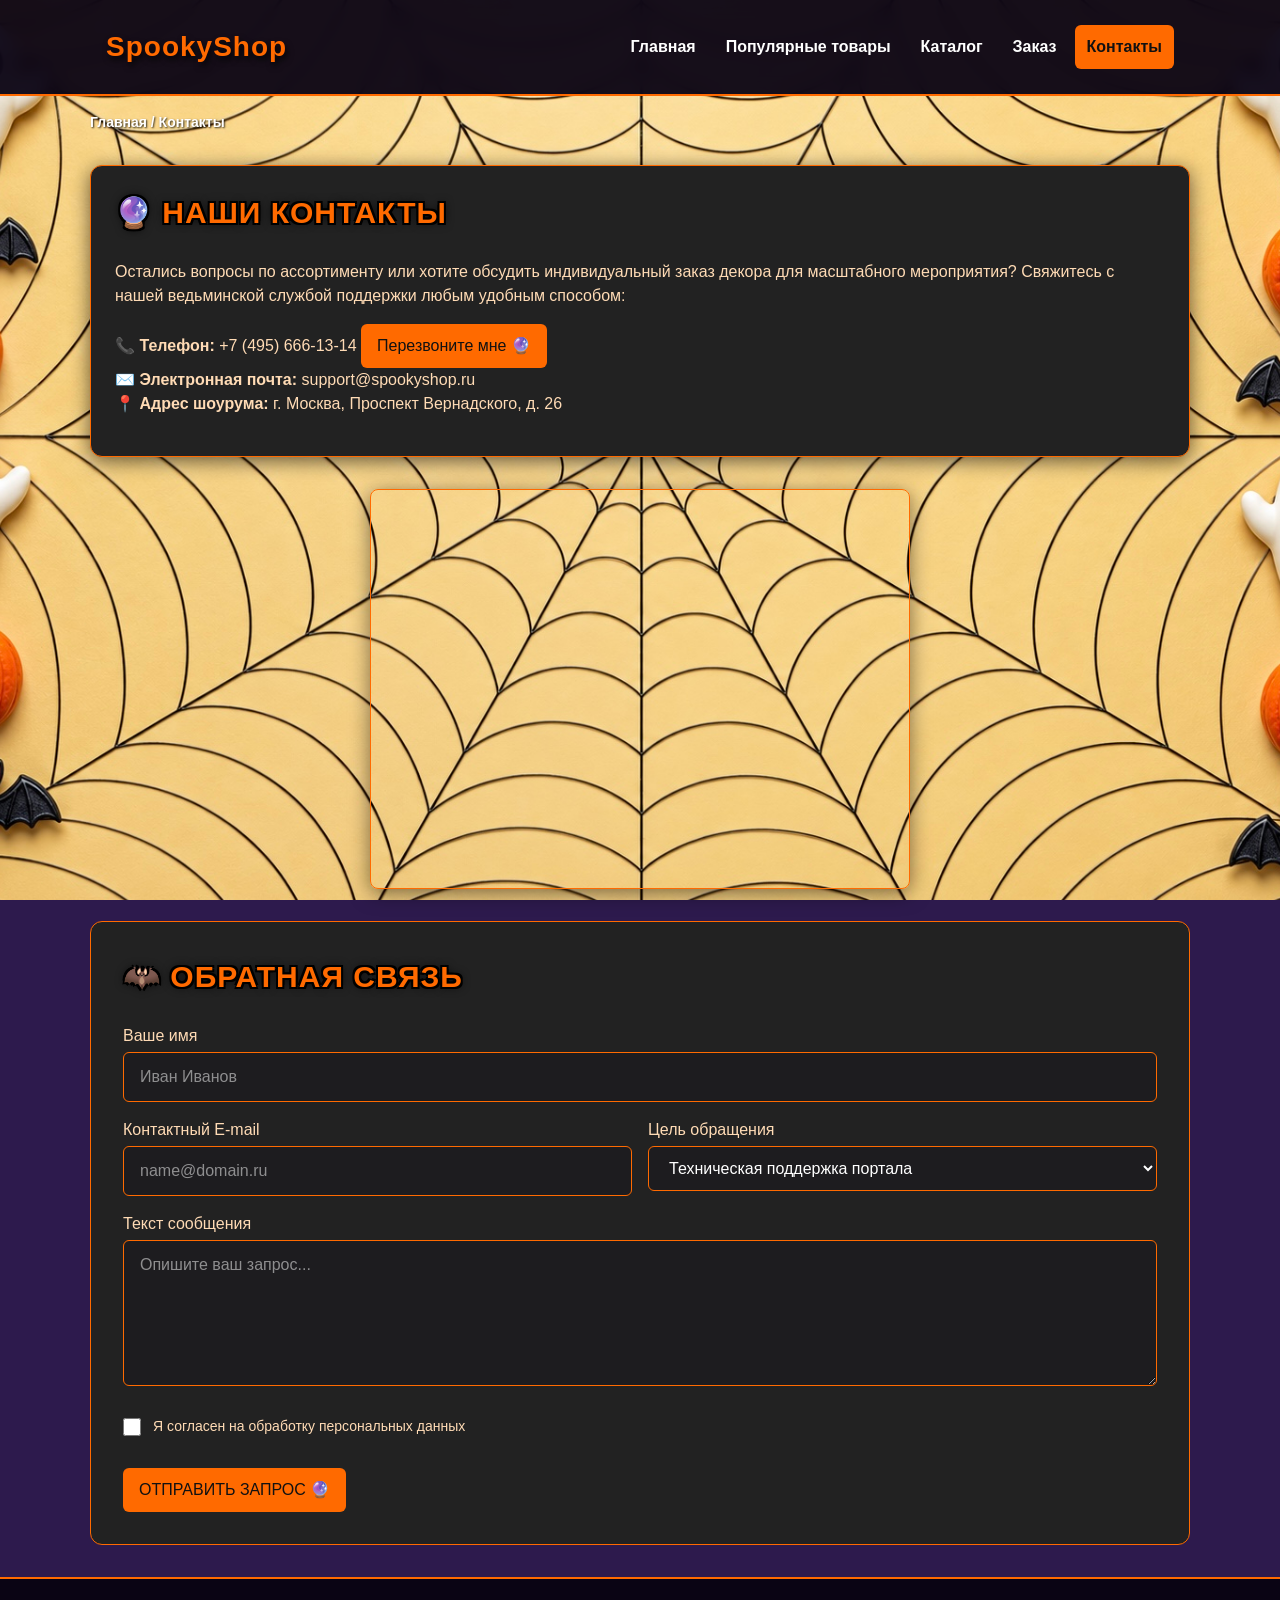
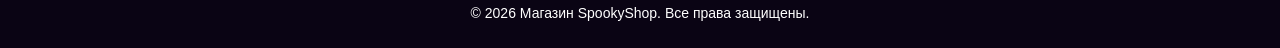
<file: contacts.html>
<!DOCTYPE html>
<html lang="ru">
<head>
  <meta charset="UTF-8">
  <meta name="viewport" content="width=device-width, initial-scale=1.0">
  <meta name="description" content="Связаться с магазином хэллоуинского декора SpookyShop.">
  <meta property="og:type" content="website">
  <meta property="og:title" content="Контакты — SpookyShop">
  <meta property="og:description" content="Свяжитесь с нами для заказа декора или костюмов.">
  <meta property="og:image" content="https://natashaaannn.github.io/kr3-responsive-shop/images/skeleton.png">
  <title>Контакты — SpookyShop</title>
  <link rel="stylesheet" href="css/style.css">
  <link rel="stylesheet" href="css/responsive.css">
  <script src="js/main.js" defer></script>
</head>
<body>

  <a class="skip-link" href="#main">
    Перейти к основному содержимому
  </a>

  <header class="site-header">
    <div class="site-header__inner">
      <a class="site-header__logo" href="index.html">SpookyShop</a>
      <button class="site-nav__toggle" type="button" aria-controls="site-navigation" aria-expanded="false"><span aria-hidden="true">☰</span> <span>Меню</span></button>
      <nav class="site-nav" id="site-navigation" aria-label="Основная навигация">
        <ul class="site-nav__list">
          <li class="site-nav__item"><a class="site-nav__link" href="index.html">Главная</a></li>
          <li class="site-nav__item"><a class="site-nav__link" href="index.html#popular">Популярные товары</a></li>
          <li class="site-nav__item"><a class="site-nav__link" href="catalog.html">Каталог</a></li>
          <li class="site-nav__item"><a class="site-nav__link" href="order.html">Заказ</a></li>
          <li class="site-nav__item"><a class="site-nav__link site-nav__link--active" href="contacts.html" aria-current="page">Контакты</a></li>
        </ul>
      </nav>
    </div>
  </header>

  <main id="main" class="main-content" tabindex="-1">
    <nav class="breadcrumbs" aria-label="Хлебные крошки">
      <a class="breadcrumbs__link" href="index.html">Главная</a>
      <span class="breadcrumbs__current">Контакты</span>
    </nav>

    <section class="section section--card-compact section--centered-form">
      <h1 class="section__title">🔮 НАШИ КОНТАКТЫ</h1>
      <p class="section__text section__text--spaced">
        Остались вопросы по ассортименту или хотите обсудить индивидуальный заказ декора для масштабного мероприятия? Свяжитесь с нашей ведьминской службой поддержки любым удобным способом:
      </p>
      <ul class="section__list--contacts">
        <li class="section__list-item">
          📞 <strong>Телефон:</strong> +7 (495) 666-13-14
          <button class="button button--primary" id="open-callback-dialog" type="button">Перезвоните мне 🔮</button>
        </li>
        <li>✉️ <strong>Электронная почта:</strong> support@spookyshop.ru</li>
        <li>📍 <strong>Адрес шоурума:</strong> г. Москва, Проспект Вернадского, д. 26</li>
      </ul>
    </section>

    <div class="map-container">
      <script type="text/javascript" charset="utf-8" async src="https://api-maps.yandex.ru/services/constructor/1.0/js/?um=constructor%3Ac8e906100c3353f13039d05bf25da62b9a03183c38d8693435bf102adff0a217&amp;width=540&amp;height=400&amp;lang=ru_RU&amp;scroll=true"></script>
    </div>

    <section class="section section--card section--centered-form" id="feedback-section">
      <h2 class="section__title section__title--spaced">🦇 ОБРАТНАЯ СВЯЗЬ</h2>

      <form class="order-form" action="#" method="get" novalidate>
        <div class="order-form__field">
          <label class="order-form__label" for="feedback-name">Ваше имя</label>
          <input class="order-form__input" id="feedback-name" type="text" name="name" placeholder="Иван Иванов" required>
        </div>

        <div class="order-form__field">
          <label class="order-form__label" for="feedback-email">Контактный E-mail</label>
          <input class="order-form__input" id="feedback-email" type="email" name="email" placeholder="name@domain.ru" autocomplete="email" required>
        </div>

        <div class="order-form__field">
          <label class="order-form__label" for="feedback-subject">Цель обращения</label>
          <select class="order-form__select" id="feedback-subject" name="subject">
            <option value="support">Техническая поддержка портала</option>
            <option value="order">Вопрос по заказу декора</option>
            <option value="cooperation">Сотрудничество и реклама</option>
          </select>
        </div>

        <div class="order-form__field">
          <label class="order-form__label" for="feedback-message">Текст сообщения</label>
          <textarea class="order-form__textarea" id="feedback-message" name="message" rows="5" placeholder="Опишите ваш запрос..." required></textarea>
        </div>

        <div class="order-form__field-checkbox">
          <input class="order-form__checkbox" id="feedback-agreement" name="agreement" type="checkbox" required>
          <label class="order-form__label order-form__label--checkbox" for="feedback-agreement">Я согласен на обработку персональных данных</label>
        </div>

        <button class="button button--primary order-form__button--submit" type="submit">
          ОТПРАВИТЬ ЗАПРОС 🔮
        </button>
      </form>

      <p class="success-message" role="status" tabindex="-1" hidden>
        Данные проверены. Это учебная форма, запрос не отправляется.
      </p>
    </section>
  </main>

  <footer class="site-footer">
    <div class="site-footer__inner">
      <p class="site-footer__copy">&copy; 2026 Магазин SpookyShop. Все права защищены.</p>
    </div>
  </footer>

  <dialog class="order-dialog order-dialog--white" id="order-dialog" aria-labelledby="order-dialog-title">
    <h2 class="order-dialog__title order-dialog__title--black" id="order-dialog-title">Заказать обратный звонок</h2>

    <form class="order-form order-form--modal-gap" id="order-form" action="#" method="get" novalidate>
      <div class="order-form__field">
        <label class="order-form__label order-form__label--black" for="order-name">Имя</label>
        <input class="order-form__input order-form__input--modal-white" id="order-name" name="name" type="text" placeholder="Введите ваше имя" minlength="2" autocomplete="given-name" required>
      </div>

      <div class="order-form__field">
        <label class="order-form__label order-form__label--black" for="order-phone">Телефон</label>
        <input class="order-form__input order-form__input--modal-white" id="order-phone" name="phone" type="tel" inputmode="tel" placeholder="+7 (900) 000-00-00" pattern="^\+7 \(\d{3}\) \d{3}-\d{2}-\d{2}$" required>
      </div>

      <div class="order-form__field-checkbox order-form__field-checkbox--modal-layout">
        <input class="order-form__checkbox" id="order-agreement" name="agreement" type="checkbox" required>
        <label class="order-form__label order-form__label--modal-checkbox-black" for="order-agreement">Я согласен на обработку персональных данных</label>
      </div>

      <div class="order-form__actions">
        <button class="button button--secondary" type="button" id="close-order-dialog">Закрыть</button>
        <button class="button button--primary" type="submit">Перезвоните мне 🔮</button>
      </div>
    </form>
    <p class="success-message" role="status" tabindex="-1" hidden>Данные проверены. Это учебная форма, запрос не отправляется.</p>
  </dialog>

</body>
</html>
</file>
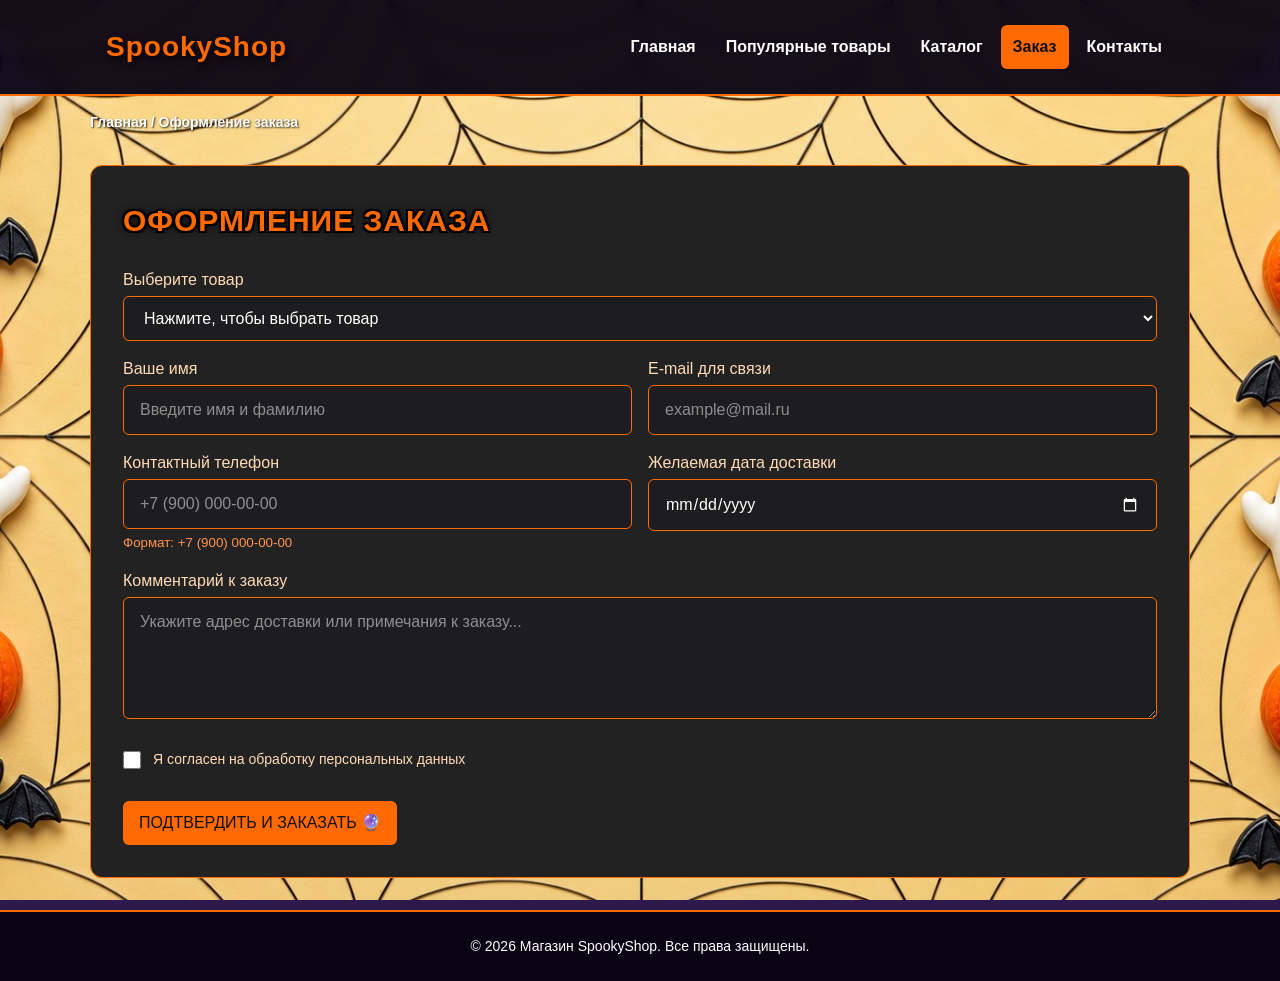
<file: order.html>
<!DOCTYPE html>
<html lang="ru">
<head>
  <meta charset="UTF-8">
  <meta name="viewport" content="width=device-width, initial-scale=1.0">
  <meta name="description" content="Полная форма оформления заказа в магазине SpookyShop.">
  <title>Оформление заказа — SpookyShop</title>
  <link rel="stylesheet" href="css/style.css">
  <link rel="stylesheet" href="css/responsive.css">
  <script src="js/main.js" defer></script>
</head>
<body>
  <a class="skip-link" href="#main">Перейти к основному содержимому</a>

  <header class="site-header">
    <div class="site-header__inner">
      <a class="site-header__logo" href="index.html">SpookyShop</a>
      <button class="site-nav__toggle" type="button" aria-controls="site-navigation" aria-expanded="false"><span aria-hidden="true">☰</span> <span>Меню</span></button>
      <nav class="site-nav" id="site-navigation" aria-label="Основная навигация">
        <ul class="site-nav__list">
          <li class="site-nav__item"><a class="site-nav__link" href="index.html">Главная</a></li>
          <li class="site-nav__item"><a class="site-nav__link" href="index.html#popular">Популярные товары</a></li>
          <li class="site-nav__item"><a class="site-nav__link" href="catalog.html">Каталог</a></li>
          <li class="site-nav__item"><a class="site-nav__link site-nav__link--active" href="order.html" aria-current="page">Заказ</a></li>
          <li class="site-nav__item"><a class="site-nav__link" href="contacts.html">Контакты</a></li>
        </ul>
      </nav>
    </div>
  </header>

  <main id="main" class="main-content" tabindex="-1">
    <nav class="breadcrumbs" aria-label="Хлебные крошки">
      <a class="breadcrumbs__link" href="index.html">Главная</a>
      <span class="breadcrumbs__current">Оформление заказа</span>
    </nav>

    <section class="section section--card section--centered-form">
      <h1 class="section__title section__title--centered">Оформление заказа</h1>

      <form class="order-form" id="order-form" action="#" method="get" novalidate>
        <div class="order-form__field">
          <label class="order-form__label" for="order-select-product">Выберите товар</label>
          <select class="order-form__select" id="order-select-product" name="product" required>
            <option value="">Нажмите, чтобы выбрать товар</option>
            <option value="1">Хоррор-маска Ghostface</option>
            <option value="2">Костюм скелета</option>
            <option value="3">Набор шариков Хеллоуин</option>
            <option value="4">Костюм привидения</option>
            <option value="5">Ведьмина метла</option>
            <option value="6">Костюм вампира</option>
            <option value="7">Скатерть тематическая</option>
            <option value="8">Шляпа ведьмы</option>
            <option value="9">Сумочки для конфет (3 шт)</option>
            <option value="10">Тыква Джек LED</option>
            <option value="11">Игрушка мягкая паук</option>
            <option value="12">Тюбик искусственной крови</option>
            <option value="13">Набор леденцов Spooky Candy</option>
            <option value="14">Жуткие свечи-призраки</option>
            <option value="15">Клыки вампира с термоклеем</option>
            <option value="16">Гирлянда Летучие Мыши</option>
            <option value="17">Букет черных готических роз</option>
            <option value="18">Настольная игра Хоррор</option>
          </select>
        </div>

        <div class="order-form__field">
          <label class="order-form__label" for="full-order-name">Ваше имя</label>
          <input class="order-form__input" id="full-order-name" type="text" name="name" placeholder="Введите имя и фамилию" required>
        </div>

        <div class="order-form__field">
          <label class="order-form__label" for="full-order-email">E-mail для связи</label>
          <input class="order-form__input" id="full-order-email" type="email" name="email" placeholder="example@mail.ru" autocomplete="email" required>
        </div>

        <div class="order-form__field">
          <label class="order-form__label" for="full-order-phone">Контактный телефон</label>
          <input class="order-form__input" id="full-order-phone" name="phone" type="tel" inputmode="tel" placeholder="+7 (900) 000-00-00" pattern="^\+7 \(\d{3}\) \d{3}-\d{2}-\d{2}$" required>
          <small class="order-form__help">Формат: +7 (900) 000-00-00</small>
        </div>

        <div class="order-form__field">
          <label class="order-form__label" for="full-order-date">Желаемая дата доставки</label>
          <input class="order-form__input" id="full-order-date" name="date" type="date" required>
        </div>

        <div class="order-form__field">
          <label class="order-form__label" for="full-order-comment">Комментарий к заказу</label>
          <textarea class="order-form__textarea" id="full-order-comment" name="comment" rows="4" placeholder="Укажите адрес доставки или примечания к заказу..."></textarea>
        </div>

        <div class="order-form__field-checkbox">
          <input class="order-form__checkbox" id="full-order-agreement" name="agreement" type="checkbox" required>
          <label class="order-form__label order-form__label--checkbox" for="full-order-agreement">Я согласен на обработку персональных данных</label>
        </div>

        <button class="button button--primary order-form__button--submit" type="submit">
          ПОДТВЕРДИТЬ И ЗАКАЗАТЬ 🔮
        </button>
      </form>

      <p class="success-message" id="success-message" role="status" tabindex="-1" hidden>
        Данные проверены. Это учебная форма, запрос не отправляется.
      </p>
    </section>
  </main>

  <footer class="site-footer">
    <div class="site-footer__inner">
      <p class="site-footer__copy">&copy; 2026 Магазин SpookyShop. Все права защищены.</p>
    </div>
  </footer>

</body>
</html>
</file>
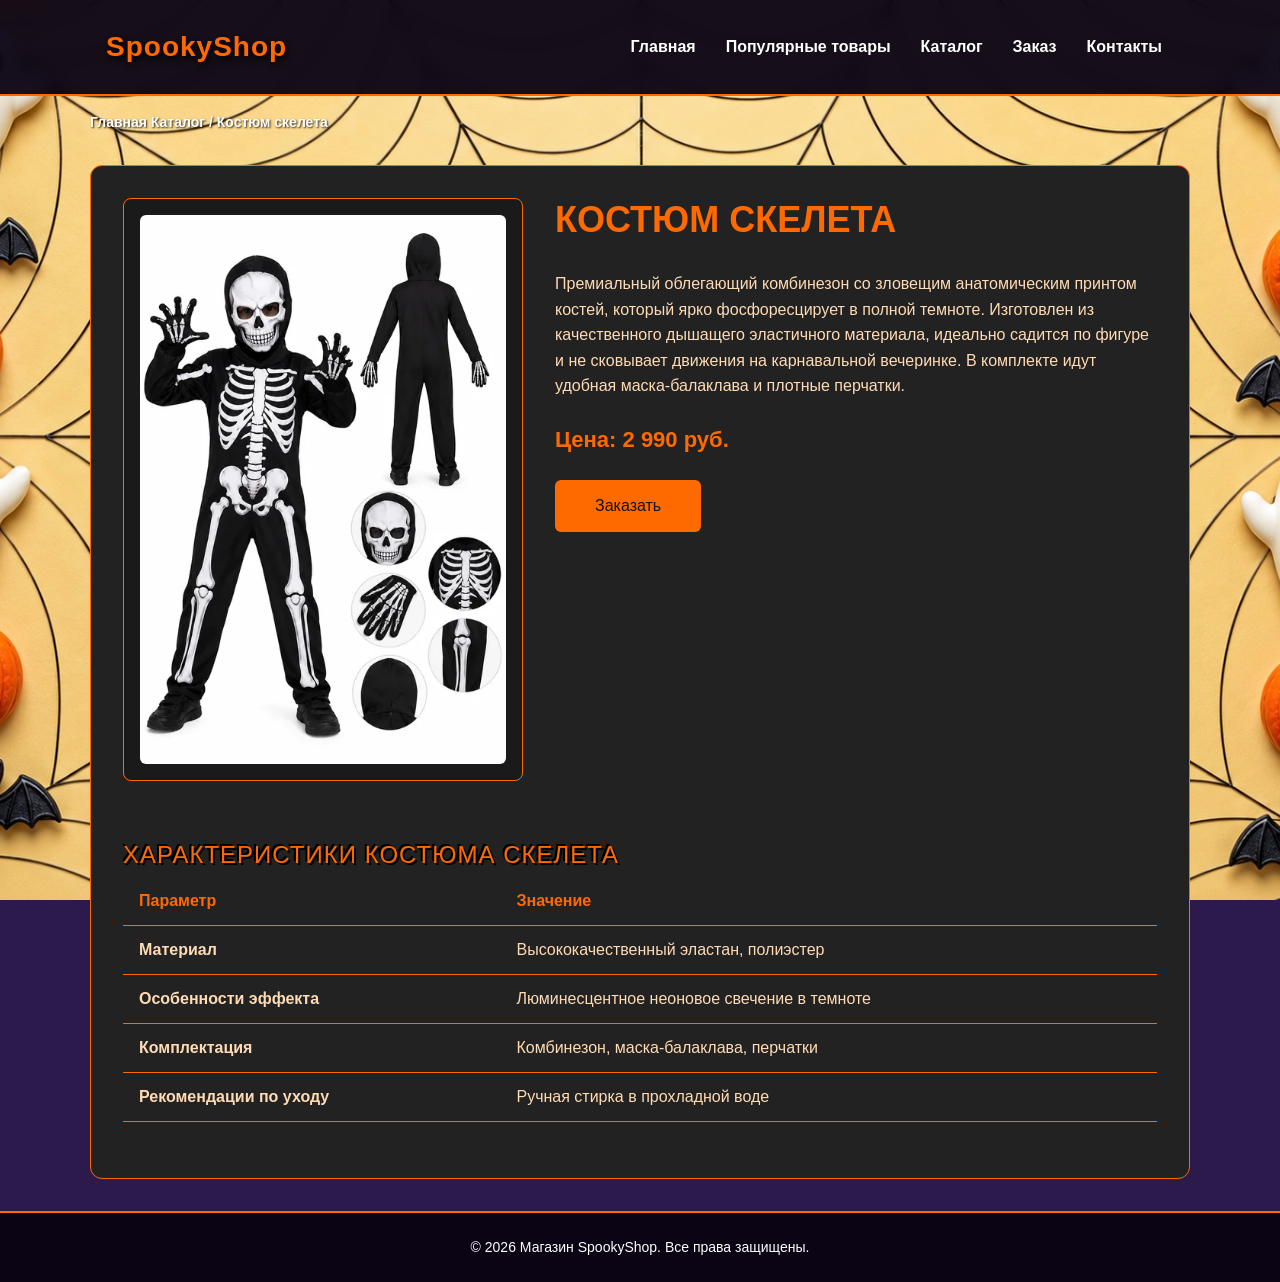
<file: product.html>
<!DOCTYPE html>
<html lang="ru">
<head>
  <meta charset="UTF-8">
  <meta name="viewport" content="width=device-width, initial-scale=1.0">
  <meta name="description" content="Подробная информация о костюме скелета в магазине SpookyShop.">
  <meta property="og:type" content="website">
  <meta property="og:title" content="Костюм скелета — SpookyShop">
  <meta property="og:description" content="Заказать светящийся костюм скелета с доставкой.">
  <meta property="og:image" content="https://natashaaannn.github.io/kr3-responsive-shop/images/skeleton.png">
  <title>Костюм скелета — SpookyShop</title>
  <link rel="stylesheet" href="css/style.css">
  <link rel="stylesheet" href="css/responsive.css">
  <script src="js/main.js" defer></script>
</head>
<body>
  <a class="skip-link" href="#main">Перейти к основному содержимому</a>

  <header class="site-header">
    <div class="site-header__inner">
      <a class="site-header__logo" href="index.html">SpookyShop</a>
      <button class="site-nav__toggle" type="button" aria-controls="site-navigation" aria-expanded="false"><span aria-hidden="true">☰</span> <span>Меню</span></button>
      <nav class="site-nav" id="site-navigation" aria-label="Основная навигация">
        <ul class="site-nav__list">
          <li class="site-nav__item"><a class="site-nav__link" href="index.html">Главная</a></li>
          <li class="site-nav__item"><a class="site-nav__link" href="index.html#popular">Популярные товары</a></li>
          <li class="site-nav__item"><a class="site-nav__link" href="catalog.html">Каталог</a></li>
          <li class="site-nav__item"><a class="site-nav__link" href="order.html">Заказ</a></li>
          <li class="site-nav__item"><a class="site-nav__link" href="contacts.html">Контакты</a></li>
        </ul>
      </nav>
    </div>
  </header>

  <main id="main" class="main-content" tabindex="-1">
    <nav class="breadcrumbs" aria-label="Хлебные крошки">
      <a class="breadcrumbs__link" href="index.html">Главная</a>
      <a class="breadcrumbs__link" href="catalog.html">Каталог</a>
      <span class="breadcrumbs__current">Костюм скелета</span>
    </nav>

    <section class="section section--card">
      <div class="product-detail">

        <div class="product-detail__image-wrapper">
          <picture>
            <source type="image/webp" srcset="images/skeleton-480.webp 480w, images/skeleton-960.webp 960w, images/skeleton.webp 1024w" sizes="(max-width: 1023px) 100vw, 400px">
            <img
              class="product-detail__image"
              src="images/skeleton.png"
              srcset="images/skeleton-480.png 480w, images/skeleton-960.png 960w, images/skeleton.png 1024w"
              sizes="(max-width: 1023px) 100vw, 400px"
              alt="Костюм скелета"
              width="1024"
              height="1536">
          </picture>
        </div>

        <div class="product-detail__info">
          <h1 class="product-detail__title">Костюм скелета</h1>
          <p class="product-detail__description">
            Премиальный облегающий комбинезон со зловещим анатомическим принтом костей, который ярко фосфоресцирует в полной темноте. Изготовлен из качественного дышащего эластичного материала, идеально садится по фигуре и не сковывает движения на карнавальной вечеринке. В комплекте идут удобная маска-балаклава и плотные перчатки.
          </p>
          <p class="product-detail__price">
            Цена: 2 990 руб.
          </p>
          <a class="button button--primary product-detail__button" href="order.html">Заказать</a>
        </div>
      </div>

      <dl class="product-specs-mobile" aria-label="Характеристики костюма скелета">
        <div class="product-specs-mobile__item"><dt>Материал</dt><dd>Высококачественный эластан, полиэстер</dd></div>
        <div class="product-specs-mobile__item"><dt>Особенности эффекта</dt><dd>Люминесцентное неоновое свечение в темноте</dd></div>
        <div class="product-specs-mobile__item"><dt>Комплектация</dt><dd>Комбинезон, маска-балаклава, перчатки</dd></div>
        <div class="product-specs-mobile__item"><dt>Рекомендации по уходу</dt><dd>Ручная стирка в прохладной воде</dd></div>
      </dl>
      <div class="table-wrapper">
        <table class="product-table">
          <caption class="catalog-products__title catalog-products__title--hidden">Характеристики Костюма Скелета</caption>
          <thead>
            <tr class="product-table__row">
              <th class="product-table__th" scope="col">Параметр</th>
              <th class="product-table__th" scope="col">Значение</th>
            </tr>
          </thead>
          <tbody>
            <tr class="product-table__row">
              <th class="product-table__td product-table__property" scope="row">Материал</th>
              <td class="product-table__td">Высококачественный эластан, полиэстер</td>
            </tr>
            <tr class="product-table__row">
              <th class="product-table__td product-table__property" scope="row">Особенности эффекта</th>
              <td class="product-table__td">Люминесцентное неоновое свечение в темноте</td>
            </tr>
            <tr class="product-table__row">
              <th class="product-table__td product-table__property" scope="row">Комплектация</th>
              <td class="product-table__td">Комбинезон, маска-балаклава, перчатки</td>
            </tr>
            <tr class="product-table__row">
              <th class="product-table__td product-table__property" scope="row">Рекомендации по уходу</th>
              <td class="product-table__td">Ручная стирка в прохладной воде</td>
            </tr>
          </tbody>
        </table>
      </div>
    </section>
  </main>

  <footer class="site-footer">
    <div class="site-footer__inner">
      <p class="site-footer__copy">&copy; 2026 Магазин SpookyShop. Все права защищены.</p>
    </div>
  </footer>

</body>
</html>
</file>
<file: css/style.css>
:root {
  --color-bg: #2d1a4d;
  --color-text: #ff6a00;
  --color-muted: #ff944d;
  --color-primary: #ff6a00;
  --color-primary-dark: #cc5200;
  --color-border: #ff6a00;
  --color-surface: #0a0414;
  --color-surface-card: #222222;
  --color-surface-accent: #6f666a;
  --color-surface-aside: #222222;
  --color-danger: #ff3366;
  --color-success: #00ff66;
  --color-success-bg: rgba(0, 255, 102, 0.1);
  --color-white: #ffffff;
  --space-xs: 4px;
  --space-sm: 8px;
  --space-md: 16px;
  --space-lg: 24px;
  --space-xl: 32px;
  --radius-sm: 6px;
  --radius-md: 8px;
  --radius-lg: 12px;
  --container-width: 1100px;
}
* {
  box-sizing: border-box;
}
body {
  margin: 0;
  font-family: Arial, sans-serif;
  line-height: 1.5;
  color: var(--color-text);
  background-color: var(--color-bg);
  background-image: url('../images/fon.png');
  background-size: cover;
  background-repeat: no-repeat;
  background-attachment: fixed;
  background-position: center;
  display: flex;
  flex-direction: column;
  min-height: 100vh;
}
.main-content {
  flex: 1 0 auto;
}
html {
  scroll-behavior: smooth;
}
.button {
  display: inline-block;
  padding: 10px var(--space-md);
  font: inherit;
  text-decoration: none;
  border-radius: var(--radius-sm);
  border: none;
  cursor: pointer;
  transition: background-color 0.2s ease, color 0.2s ease;
}
.button--primary {
  color: var(--color-white);
  background-color: var(--color-primary);
}
.button--primary:hover {
  background-color: var(--color-primary-dark);
  color: var(--color-white);
}
.button--secondary {
  color: var(--color-primary);
  background-color: transparent;
  border: 1px solid var(--color-primary);
}
.button--secondary:hover {
  color: var(--color-white);
  background-color: var(--color-primary);
}
.button:disabled {
  opacity: 0.6;
  cursor: not-allowed;
}
.site-header {
  background-color: rgba(10, 4, 20, 0.95);
  backdrop-filter: blur(8px);
  border-bottom: 2px solid var(--color-primary);
  position: sticky;
  top: 0;
  z-index: 100;
  padding: 10px 0;
}
.site-header__inner {
  max-width: var(--container-width);
  margin: 0 auto;
  padding: 0 var(--space-lg);
  display: flex;
  justify-content: space-between;
  align-items: center;
}
.site-header__logo {
  font-weight: 700;
  color: var(--color-primary);
  text-decoration: none;
  font-size: 32px;
  letter-spacing: 1px;
  padding: var(--space-xs) 0;
  text-shadow: 2px 4px 6px rgba(0, 0, 0, 0.9);
}
.site-nav__list {
  display: flex;
  flex-wrap: wrap;
  align-items: center;
  gap: var(--space-sm);
  padding: 0;
  margin: 0;
  list-style: none;
}
.site-nav__link {
  display: inline-block;
  padding: var(--space-sm) var(--space-md);
  color: #ffffff;
  text-decoration: none;
  border-radius: var(--radius-sm);
  font-weight: 700;
  font-size: 16px;
  transition: background-color 0.2s ease, color 0.2s ease;
}
.site-nav__link:hover,
.site-nav__link--active {
  color: var(--color-white);
  background-color: var(--color-primary);
}
.hero {
  max-width: var(--container-width);
  margin: var(--space-xl) auto;
  padding: var(--space-xl) var(--space-lg);
  background: linear-gradient(135deg, #120524 0%, #250947 50%, #0d031a 100%);
  border: 1px solid var(--color-border);
  border-radius: var(--radius-lg);
  color: var(--color-white);
  box-shadow: 0 0 25px rgba(255, 106, 0, 0.2);
  text-align: center;
}
.hero__title {
  margin-top: 0;
  font-size: 38px;
  color: #ff6a00;
  text-transform: uppercase;
  letter-spacing: 1px;
  text-shadow:
    2px 2px 0px #000000,
    -2px -2px 0px #000000,
    2px -2px 0px #000000,
    -2px 2px 0px #000000,
    0 0 15px rgba(255, 106, 0, 0.6);
  margin-bottom: var(--space-md);
}
.hero__text {
  max-width: 820px;
  margin: 0 auto var(--space-lg);
  font-size: 18px;
  line-height: 1.6;
  color: #e2d7f5;
}
.section {
  max-width: var(--container-width);
  margin: 0 auto var(--space-xl);
  scroll-margin-top: 100px;
}
.section--card {
  background-color: var(--color-surface-card);
  padding: var(--space-xl);
  border-radius: var(--radius-lg);
  border: 1px solid var(--color-border);
  margin: var(--space-xl) auto;
  box-sizing: border-box;
  color: #ffdbb5;
}
.section__title {
  margin-top: 0;
  color: var(--color-primary);
  text-shadow:
    2px 2px 0px #000000,
    -2px -2px 0px #000000,
    2px -2px 0px #000000,
    -2px 2px 0px #000000,
    0 0 10px rgba(0, 0, 0, 0.9);
  font-size: 32px;
  text-transform: uppercase;
  letter-spacing: 1px;
}
.section__list {
  margin-bottom: 0;
  padding-left: var(--space-lg);
  margin-top: var(--space-sm);
}
.products-grid {
  display: grid;
  grid-template-columns: repeat(3, 1fr);
  gap: var(--space-lg);
}
.product-card {
  position: relative;
  display: flex;
  flex-direction: column;
  gap: var(--space-sm);
  padding: var(--space-md);
  border: 1px solid var(--color-border);
  border-radius: var(--radius-md);
  background-color: var(--color-surface-card);
  transition: border-color 0.2s ease, box-shadow 0.2s ease;
}
.product-card:hover {
  border-color: var(--color-white);
  box-shadow: 0 0 15px rgba(255, 106, 0, 0.4);
}
.product-card__image {
  width: 100%;
  height: 250px;
  object-fit: contain;
  border-radius: var(--radius-sm);
  margin-bottom: var(--space-xs);
  background-color: var(--color-surface-card);
}
.product-card__badge {
  position: absolute;
  top: var(--space-sm);
  right: var(--space-sm);
  padding: 6px 12px;
  font-size: 11px;
  font-weight: 700;
  color: var(--color-white);
  border-radius: var(--radius-sm);
  z-index: 1;
  text-transform: uppercase;
  letter-spacing: 0.5px;
  border: none;
  box-shadow: 0 2px 4px rgba(0, 0, 0, 0.4);
}
.product-card__badge--hit {
  background-color: var(--color-primary);
}
.product-card__badge--top {
  background-color: #4a248f;
}
.product-card__badge--new {
  background-color: #020072;
}
.product-card__badge--discount {
  background-color: var(--color-danger);
}
.product-card__category {
  font-size: 12px;
  color: var(--color-muted);
  text-transform: uppercase;
  letter-spacing: 0.5px;
}
.product-card__title {
  margin: 0;
  color: var(--color-primary);
}
.product-card__description {
  margin: 0;
  color: #ffdbb5;
  text-align: left;
  line-height: 1.6;
}
.product-card__price {
  margin: 0;
  font-weight: 700;
  color: var(--color-primary);
}
.product-card__button {
  margin-top: auto;
  align-self: flex-start;
}
.breadcrumbs {
  max-width: var(--container-width);
  margin: var(--space-md) auto;
  font-size: 14px;
  font-weight: 700;
  color: #ffffff;
  text-shadow: 1px 1px 2px rgba(0, 0, 0, 0.8);
}
.breadcrumbs__link {
  color: #ffffff;
  text-decoration: none;
  transition: color 0.2s ease;
}
.breadcrumbs__link:hover {
  color: var(--color-primary);
  text-decoration: underline;
}
.breadcrumbs__current::before {
  content: " / ";
  color: #ffffff;
  text-shadow: 1px 1px 2px rgba(0, 0, 0, 0.8);
}
.aside-info {
  max-width: var(--container-width);
  margin: var(--space-xl) auto;
  padding: var(--space-lg);
  border-left: 4px solid var(--color-primary);
  background-color: var(--color-surface-card);
  border-radius: 0 var(--radius-lg) var(--radius-lg) 0;
}
.aside-info__link {
  color: var(--color-primary);
  text-decoration: underline;
  font-weight: 700;
  transition: color 0.2s ease;
}
.aside-info__link:hover {
  color: var(--color-white);
}
.aside-info__title {
  margin-top: 0;
  color: var(--color-primary);
}
.aside-info__text {
  margin: 0;
  color: #ffdbb5;
  line-height: 1.6;
}
.site-footer {
  background-color: var(--color-surface);
  border-top: 2px solid var(--color-primary);
  color: var(--color-white);
  text-align: center;
  padding: var(--space-lg) 0;
  font-size: 14px;
}
.site-footer__copy {
  color: var(--color-white);
  margin: 0;
}
.product-detail {
  display: grid;
  grid-template-columns: 400px 1fr;
  gap: var(--space-xl);
  align-items: start;
  margin-bottom: var(--space-xl);
}
.product-detail__image-wrapper {
  background-color: #1a1a1a;
  padding: var(--space-md);
  border-radius: var(--radius-md);
  border: 1px solid var(--color-border);
  box-sizing: border-box;
  width: 100%;
}
.product-detail__image {
  width: 100%;
  height: auto;
  display: block;
  border-radius: var(--radius-sm);
}
.product-detail__info {
  color: #ffdbb5;
  text-align: left;
}
.product-detail__title {
  color: var(--color-primary);
  margin-top: 0;
  font-size: 36px;
  text-transform: uppercase;
}
.product-detail__description {
  line-height: 1.6;
  font-size: 16px;
  margin-bottom: var(--space-lg);
}
.product-detail__price {
  font-size: 24px;
  font-weight: 700;
  color: var(--color-primary);
  margin-bottom: var(--space-lg);
}
.product-detail__button {
  padding: 14px 40px;
}
.product-table {
  width: 100%;
  margin: var(--space-lg) auto;
  border-collapse: collapse;
  font-size: 16px;
}
.product-table__th,
.product-table__td {
  padding: 12px var(--space-md);
  text-align: left;
  border-bottom: 1px solid var(--color-border);
}
.product-table__th {
  background-color: var(--color-surface-aside);
  font-weight: 700;
  color: var(--color-text);
}
.product-table tbody tr:hover {
  background-color: var(--color-surface-accent);
}
.catalog-layout {
  max-width: var(--container-width);
  margin: 0 auto var(--space-xl);
  display: grid;
  grid-template-columns: 260px 1fr;
  grid-template-areas: "filters products";
  gap: var(--space-lg);
  align-items: start;
}
.catalog-filters {
  grid-area: filters;
  padding: var(--space-md);
  border: 1px solid var(--color-border);
  border-radius: var(--radius-md);
  background-color: var(--color-surface-card);
}
.catalog-products {
  grid-area: products;
  display: flex;
  flex-direction: column;
  gap: var(--space-md);
}
.catalog-products__title {
  color: var(--color-primary);
  margin-top: 0;
  margin-bottom: var(--space-xs);
  font-size: 24px;
  text-transform: uppercase;
  letter-spacing: 1px;
  text-shadow: 2px 2px 0px #000000, -2px -2px 0px #000000;
  text-align: left;
}
.filters-form__fieldset {
  border: 1px solid var(--color-border);
  border-radius: var(--radius-md);
  padding: var(--space-md);
  margin-bottom: var(--space-md);
}
.filters-form__legend {
  color: var(--color-primary);
  font-weight: 700;
  padding: 0 var(--space-xs);
}
.filters-form__label {
  display: block;
  margin-bottom: var(--space-sm);
}
.filters-form__input {
  background-color: #1d1c1f;
  color: #ff6a00;
  border: 2px solid var(--color-border);
  padding: 10px var(--space-sm);
  border-radius: var(--radius-sm);
  width: 100%;
  margin-bottom: var(--space-xs);
  font-weight: bold;
}
.filters-form__input::placeholder {
  color: rgba(255, 106, 0, 0.6);
}
.order-form__field {
  margin-bottom: var(--space-md);
}
.order-form__label {
  display: block;
  margin-bottom: var(--space-xs);
}
.order-form__input,
.order-form__select,
.order-form__textarea {
  width: 100%;
  box-sizing: border-box;
  background-color: #1d1c1f;
  color: #ffffff;
  border: 1px solid var(--color-border);
  padding: 12px var(--space-md);
  border-radius: var(--radius-sm);
  font: inherit;
}
.order-form__textarea {
  resize: vertical;
}
.order-form__help {
  display: block;
  margin-top: var(--space-xs);
  color: var(--color-muted);
}
.order-form__input:hover,
.order-form__select:hover,
.order-form__textarea:hover {
  border-color: #ffffff;
}
.order-form__actions {
  display: flex;
  gap: var(--space-md);
  margin-top: var(--space-lg);
}
.order-form__input[type="date"],
.order-form__select {
  color-scheme: dark;
}
.order-form__input::placeholder,
.order-form__textarea::placeholder {
  color: rgba(255, 255, 255, 0.5);
}
.order-form__field-checkbox {
  display: flex;
  flex-direction: row;
  align-items: center;
  justify-content: flex-start;
  gap: 12px;
  margin: var(--space-sm) 0 var(--space-md) 0;
  width: 100%;
  color: #ffdbb5;
}
.order-form__checkbox {
  width: 18px;
  height: 18px;
  margin: 0;
  flex-shrink: 0;
  cursor: pointer;
}
.order-form__field-checkbox .order-form__label {
  display: inline-block;
  width: auto;
  margin: 0;
  font-size: 14px;
  line-height: 1.4;
  cursor: pointer;
}
[aria-invalid="true"] {
  border-color: var(--color-danger);
}
.success-message {
  max-width: var(--container-width);
  margin: var(--space-lg) auto;
  padding: var(--space-md);
  border-left: 4px solid var(--color-success);
  background-color: var(--color-success-bg);
}
.section--card-compact {
  background-color: var(--color-surface-card);
  padding: var(--space-lg);
  border-radius: var(--radius-lg);
  border: 1px solid var(--color-border);
  box-shadow: 0 4px 20px rgba(0, 0, 0, 0.6);
  margin: var(--space-xl) auto;
}
.section--card-compact .section__text,
.section--card-compact .section__list--contacts {
  color: #ffdbb5;
}
.section--card-compact .section__list--contacts {
  padding-left: 0;
  list-style-type: none;
}
.map-container {
  width: 540px;
  height: 400px;
  margin: 0 auto var(--space-xl) auto;
  border-radius: var(--radius-md);
  overflow: hidden;
  border: 1px solid var(--color-border);
  box-shadow: 0 4px 20px rgba(0, 0, 0, 0.5);
}
.order-dialog {
  width: min(100% - 32px, 560px);
  padding: var(--space-lg);
  border: none;
  border-radius: var(--radius-lg);
}
.order-dialog::backdrop {
  background-color: rgba(0, 0, 0, 0.5);
}
.order-dialog--white {
  background-color: #ffffff;
  color: #000000;
  padding: 32px;
  border-radius: 12px;
  border: none;
}
.order-dialog__title--black {
  color: #000000;
  margin: 0 0 24px 0;
  font-family: Arial, sans-serif;
  font-size: 24px;
  font-weight: 700;
}
.order-form--modal-gap {
  gap: 16px;
}
.order-form__label--black {
  color: #000000;
  font-weight: 700;
  font-size: 14px;
  margin-bottom: 8px;
}
.order-form__input--modal-white {
  background-color: #ffffff;
  color: #000000;
  border: 1px solid #cccccc;
  padding: 12px;
  border-radius: 6px;
}
.order-form__field-checkbox--modal-layout {
  display: flex;
  align-items: center;
  gap: 10px;
  margin: 16px 0 24px 0;
}
.order-form__label--modal-checkbox-black {
  color: #000000;
  font-size: 14px;
  cursor: pointer;
  font-weight: 700;
  display: inline-block;
}
</file>
<file: css/responsive.css>
img,
video {
  max-width: 100%;
  height: auto;
}
.hero,
.section,
.catalog-layout {
  width: calc(100% - 32px);
}
.site-header {
  position: static;
}
.site-header__inner {
  flex-direction: column;
  gap: 12px;
  padding: 12px 16px;
}
.site-header__logo {
  font-size: 28px;
  text-align: center;
}
.site-nav {
  width: 100%;
}
.site-nav__list {
  flex-direction: column;
  align-items: stretch;
  gap: 6px;
}
.site-nav__link {
  display: block;
  text-align: center;
  padding: 10px 12px;
}
.hero {
  padding: 24px 16px;
}
.hero__title {
  font-size: 28px;
  line-height: 1.2;
}
.hero__text {
  font-size: 16px;
}
.section__title {
  font-size: 24px;
}
.products-grid {
  grid-template-columns: minmax(0, 1fr);
  gap: 16px;
}
.product-card {
  min-width: 0;
}
@media (min-width: 640px) {
  .products-grid {
    grid-template-columns: repeat(2, minmax(0, 1fr));
  }
  .hero__title {
    font-size: 34px;
  }
}
@media (min-width: 768px) {
  .site-nav__list {
    flex-direction: row;
    justify-content: center;
    flex-wrap: wrap;
  }
  .hero__title {
    font-size: 38px;
  }
  .section__title {
    font-size: 30px;
  }
}
@media (min-width: 1024px) {
  .site-header {
    position: sticky;
    top: 0;
  }
  .site-header__inner {
    flex-direction: row;
    justify-content: space-between;
    align-items: center;
  }
  .site-nav {
    width: auto;
  }
  .site-nav__list {
    flex-direction: row;
  }
  .products-grid {
    grid-template-columns: repeat(3, minmax(0, 1fr));
  }
}
.catalog-layout {
  display: grid;
  grid-template-columns: minmax(0, 1fr);
  grid-template-areas:
    "filters"
    "products";
  gap: 20px;
  padding: 0 16px;
}
.catalog-filters {
  grid-area: filters;
  width: 100%;
  min-width: 0;
}
.catalog-products {
  grid-area: products;
  min-width: 0;
}
.filters-form__input {
  width: 100%;
  max-width: 100%;
  min-width: 0;
}
.catalog-products .products-grid {
  display: grid;
  grid-template-columns: minmax(0, 1fr);
  gap: 16px;
}
.catalog-products .product-card__image {
  width: 100%;
  height: 220px;
  object-fit: contain;
}
@media (min-width: 640px) {
  .catalog-products .products-grid {
    grid-template-columns: repeat(2, minmax(0, 1fr));
  }
}
@media (min-width: 1024px) {
  .catalog-layout {
    grid-template-columns: 260px minmax(0, 1fr);
    grid-template-areas: "filters products";
    padding: 0;
  }
  .catalog-products .products-grid {
    grid-template-columns: repeat(3, minmax(0, 1fr));
  }
  .catalog-products .product-card__image {
    height: 250px;
  }
}
.product-detail {
  display: grid;
  grid-template-columns: minmax(0, 1fr);
  gap: 20px;
}
.product-detail__image-wrapper {
  width: 100%;
  max-width: 100%;
  min-width: 0;
}
.product-detail__image {
  display: block;
  width: 100%;
  max-width: 100%;
  height: auto;
  object-fit: contain;
}
.product-detail__info {
  min-width: 0;
}
.product-detail__title {
  font-size: 26px;
  line-height: 1.2;
  overflow-wrap: break-word;
}
.product-detail__description {
  font-size: 16px;
  line-height: 1.6;
}
.product-detail__price {
  font-size: 22px;
}
.product-detail__button {
  display: block;
  width: 100%;
  text-align: center;
  min-height: 44px;
}
.table-wrapper {
  width: 100%;
  max-width: 100%;
  overflow-x: auto;
  -webkit-overflow-scrolling: touch;
}
.product-table {
  width: 100%;
  min-width: 600px;
}
@media (min-width: 768px) {
  .product-detail__title {
    font-size: 32px;
  }
  .product-detail__button {
    display: inline-block;
    width: auto;
  }
}
@media (min-width: 1024px) {
  .product-detail {
    grid-template-columns: 400px minmax(0, 1fr);
    gap: 32px;
  }
  .product-detail__title {
    font-size: 36px;
  }
  .product-table {
    min-width: 0;
  }
}
.order-form {
  display: grid;
  grid-template-columns: minmax(0, 1fr);
  gap: 16px;
}
.order-form__field {
  min-width: 0;
  margin-bottom: 0;
}
.order-form__input,
.order-form__select,
.order-form__textarea {
  width: 100%;
  min-width: 0;
  min-height: 44px;
  max-width: 100%;
}
.order-form__textarea {
  min-height: 120px;
}
.order-form__button--submit {
  width: 100%;
  min-height: 44px;
  text-align: center;
}
@media (min-width: 768px) {
  .order-form:not(.order-form--modal-gap) {
    grid-template-columns: repeat(2, minmax(0, 1fr));
  }
  .order-form:not(.order-form--modal-gap)
  .order-form__field:first-child {
    grid-column: 1 / -1;
  }
  .order-form:not(.order-form--modal-gap)
  .order-form__field:has(.order-form__textarea) {
    grid-column: 1 / -1;
  }
  .order-form__field-checkbox,
  .order-form__button--submit {
    grid-column: 1 / -1;
  }
  .order-form__button--submit {
    width: auto;
    justify-self: start;
  }
}
.map-container {
  width: 100%;
  max-width: 540px;
  margin-left: auto;
  margin-right: auto;
}
.map-container iframe {
  display: block;
  width: 100%;
  max-width: 100%;
  border: 0;
}
.order-dialog {
  width: min(560px, calc(100% - 32px));
  max-height: calc(100dvh - 32px);
  overflow-y: auto;
}
.order-form--modal-gap {
  grid-template-columns: minmax(0, 1fr);
}
.order-form__actions {
  display: flex;
  flex-direction: column;
  gap: 12px;
}
.order-form__actions .button {
  width: 100%;
  min-height: 44px;
}
@media (max-width: 639px) {
  .order-dialog--white {
    padding: 16px;
  }
  .order-dialog__title {
    font-size: 22px;
  }
}
@media (min-width: 640px) {
  .order-form__actions {
    flex-direction: row;
  }
  .order-form__actions .button {
    width: auto;
  }
}
.skip-link {
  position: fixed;
  top: -100px;
  left: 16px;
  z-index: 9999;
  padding: 12px 16px;
  border-radius: 6px;
  background-color: #111111;
  color: #ffffff;
  font-size: 16px;
  font-weight: 600;
  text-decoration: none;
}
.skip-link:focus,
.skip-link:focus-visible {
  top: 16px;
}
:focus-visible {
  outline: 3px solid #ffffff;
  outline-offset: 3px;
  box-shadow: 0 0 0 5px #111111;
}
input:focus-visible,
select:focus-visible,
textarea:focus-visible {
  outline: 3px solid #ff8c00;
  outline-offset: 3px;
  box-shadow: 0 0 0 5px #111111;
}
@media (prefers-reduced-motion: reduce) {
  *,
  *::before,
  *::after {
    scroll-behavior: auto;
    animation-duration: 0.01ms;
    animation-iteration-count: 1;
    transition-duration: 0.01ms;
  }
}
.site-nav__link--active {
  color: #111111;
}
.button--primary {
  color: #111111;
}
.product-card__badge--hit,
.product-card__badge--discount {
  color: #111111;
}
.site-nav__toggle {
  display: none;
  align-items: center;
  justify-content: center;
  gap: 10px;
  min-height: 44px;
  width: 100%;
  padding: 10px 16px;
  border: 2px solid #111111;
  border-radius: 8px;
  background: #ff6a00;
  color: #111111;
  font: inherit;
  font-weight: 700;
  cursor: pointer;
}
.js .site-nav__toggle {
  display: inline-flex;
}

.js .site-nav:not(.is-open) {
  display: none;
}
.site-nav.is-open {
  display: block;
}
.site-nav__link {
  min-height: 44px;
}
@media (min-width: 768px) {
  .js .site-nav__toggle {
    display: none;
  }
  .js .site-nav:not(.is-open) {
    display: block;
  }
}
.catalog-filter-disclosure {
  grid-area: filters;
  min-width: 0;
}
.catalog-filter-summary {
  padding: 13px 16px;
  border: 1px solid #ff6a00;
  border-radius: 8px;
  background: #222222;
  color: #ffdbb5;
  font-weight: 700;
  cursor: pointer;
  min-height: 44px;
}
.catalog-filter-disclosure[open] > .catalog-filter-summary {
  border-radius: 8px 8px 0 0;
}
.catalog-filters {
  grid-area: auto;
}
.catalog-filter-disclosure[open] > .catalog-filters {
  border-radius: 0 0 8px 8px;
}
.filters-form__actions {
  display: flex;
  flex-wrap: wrap;
  gap: 10px;
}
.filters-form__actions .button {
  flex: 1 1 110px;
  min-height: 44px;
}
.catalog-products__count {
  width: fit-content;
  max-width: 100%;
  margin: 0 0 8px;
  padding: 8px 12px;
  border: 1px solid #ff6a00;
  border-radius: 6px;
  background: #222222;
  color: #ffdbb5;
  font-weight: 700;
}
.catalog-products__empty {
  padding: 18px;
  border: 1px solid #ff6a00;
  border-radius: 8px;
  background: #222222;
  color: #ffdbb5;
}
.product-card[hidden],
.catalog-products__empty[hidden],
.success-message[hidden] {
  display: none;
}
.product-card > picture,
.product-detail__image-wrapper > picture {
  display: block;
  width: 100%;
}
.product-card > picture > img,
.product-detail__image-wrapper > picture > img {
  display: block;
  max-width: 100%;
}
.product-specs-mobile {
  display: grid;
  gap: 12px;
  margin: 24px 0 0;
}
.product-specs-mobile__item {
  padding: 14px;
  border: 1px solid #ff6a00;
  border-radius: 8px;
  background: #181818;
}
.product-specs-mobile dt {
  color: #ff8c00;
  font-weight: 700;
  margin-bottom: 6px;
}
.product-specs-mobile dd {
  margin: 0;
  color: #ffdbb5;
  overflow-wrap: anywhere;
}
.table-wrapper {
  display: none;
}
@media (min-width: 768px) {
  .product-specs-mobile {
    display: none;
  }
  .table-wrapper {
    display: block;
  }
}
@media (min-width: 1024px) {
  .catalog-filter-disclosure > .catalog-filter-summary {
    display: none;
  }
  .catalog-filter-disclosure > .catalog-filters {
    border-radius: 8px;
  }
}
.button--primary:hover {
  color: #111111;
}
@media (max-width: 767px) {
  .site-header__inner {
    align-items: stretch;
  }
  .site-nav__list {
    padding-top: 8px;
  }
  .order-dialog {
    max-width: calc(100vw - 24px);
  }
}
@media (max-width: 639px) {
  .product-card__image {
    height: 210px;
  }
  .hero,
  .section,
  .catalog-layout,
  .aside-info,
  .breadcrumbs {
    width: calc(100% - 24px);
  }
  .section--card,
  .section--card-compact {
    padding: 18px;
  }
}
@media (prefers-contrast: more) {
  .site-nav__link,
  .section__text,
  .product-card__description,
  .order-form__label {
    color: #ffffff;
  }
  :focus-visible {
    outline: 4px solid #ffffff;
    outline-offset: 4px;
  }
}

@media (max-width: 639px) {
  .product-card {
    align-items: center;
    text-align: center;
    gap: 12px;
    padding: 20px 18px 24px;
  }

  .product-card > picture {
    display: flex;
    align-items: center;
    justify-content: center;
    width: 100%;
    height: clamp(280px, 76vw, 380px);
    margin: 0;
  }

  .product-card > picture > .product-card__image,
  .catalog-products .product-card > picture > .product-card__image {
    display: block;
    width: auto;
    height: 100%;
    max-width: 100%;
    max-height: 100%;
    object-fit: contain;
    margin: 0;
  }

  .product-card__category,
  .product-card__title,
  .product-card__description,
  .product-card__price {
    width: 100%;
    text-align: center;
  }

  .product-card__title {
    font-size: 22px;
    line-height: 1.3;
    overflow-wrap: break-word;
  }

  .product-card__description {
    max-width: 44ch;
    margin: 0 auto;
    font-size: 16px;
    line-height: 1.55;
    overflow-wrap: break-word;
  }

  .product-card__button {
    align-self: center;
    margin-top: 4px;
  }
}

@media (min-width: 480px) and (max-width: 639px) {
  .product-card {
    display: grid;
    grid-template-columns: minmax(145px, 38%) minmax(0, 1fr);
    grid-template-rows: auto auto auto auto 1fr;
    align-items: center;
    column-gap: 18px;
    row-gap: 8px;
    padding: 20px;
    text-align: center;
  }

  .product-card > picture {
    grid-column: 1;
    grid-row: 1 / 6;
    width: 100%;
    height: 258px;
    min-height: 0;
    align-self: center;
  }

  .product-card > picture > .product-card__image,
  .catalog-products .product-card > picture > .product-card__image {
    width: 100%;
    height: 100%;
    object-fit: contain;
  }

  .product-card__category,
  .product-card__title,
  .product-card__description,
  .product-card__price,
  .product-card__button {
    grid-column: 2;
    min-width: 0;
    margin-left: auto;
    margin-right: auto;
  }

  .product-card__category {
    padding-right: 36px;
  }

  .product-card__title {
    font-size: 19px;
    line-height: 1.25;
  }

  .product-card__description {
    max-width: 100%;
    font-size: 14px;
    line-height: 1.45;
  }

  .product-card__price {
    font-size: 15px;
  }

  .product-card__button {
    width: fit-content;
    margin-top: 4px;
    justify-self: center;
    align-self: start;
  }
}
</file>
